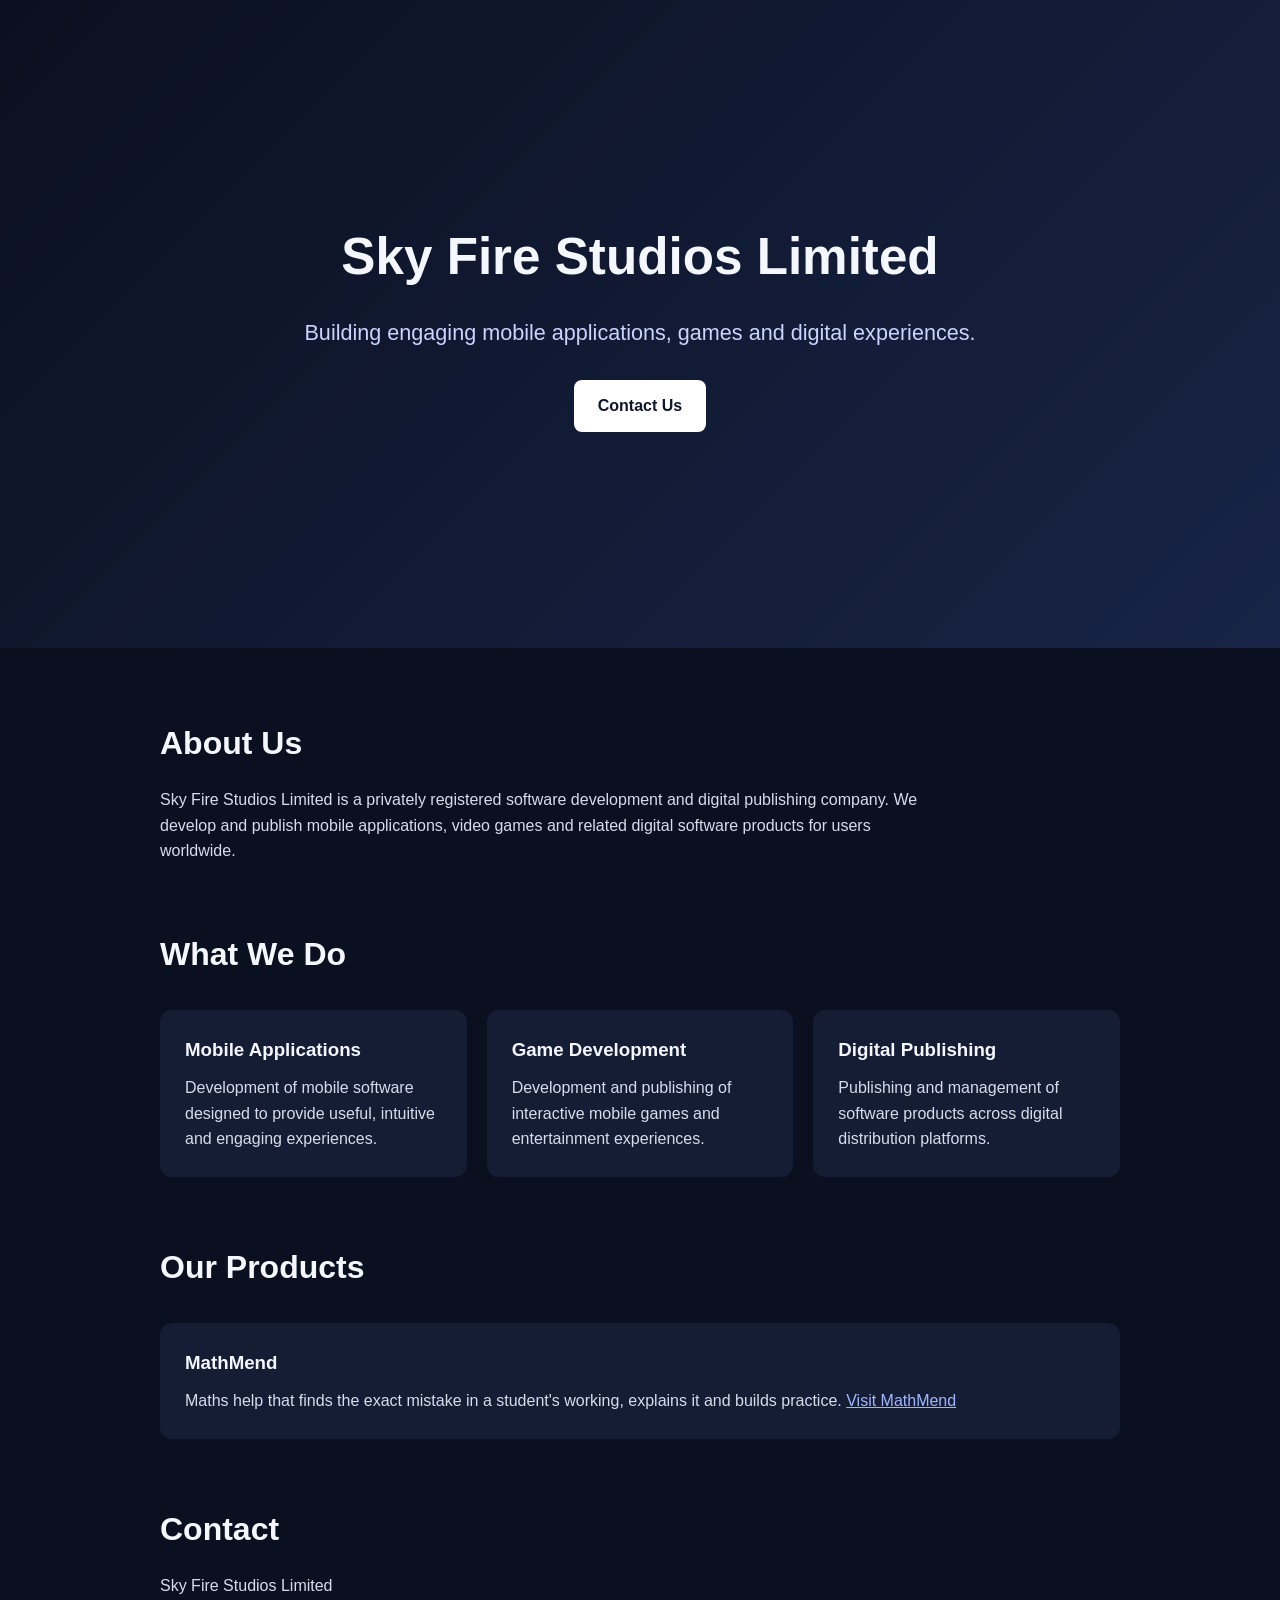
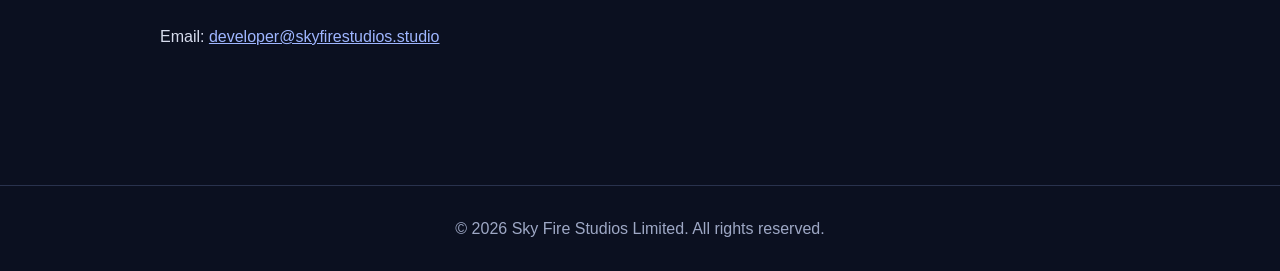
<file: index.html>
<!DOCTYPE html>
<html lang="en">
<head>
  <meta charset="UTF-8">
  <meta name="viewport" content="width=device-width, initial-scale=1.0">

  <title>Sky Fire Studios Limited</title>

  <meta
    name="description"
    content="Sky Fire Studios Limited is a software development and digital publishing company building apps and games for users worldwide."
  >

  <style>
    * {
      box-sizing: border-box;
      margin: 0;
      padding: 0;
    }

    body {
      font-family: Arial, Helvetica, sans-serif;
      background: #0b1020;
      color: #f5f7ff;
      line-height: 1.6;
    }

    header {
      min-height: 72vh;
      display: flex;
      align-items: center;
      justify-content: center;
      text-align: center;
      padding: 60px 20px;
      background: linear-gradient(135deg, #0b1020, #182447);
    }

    .hero {
      max-width: 850px;
    }

    h1 {
      font-size: 3.2rem;
      margin-bottom: 18px;
    }

    .tagline {
      font-size: 1.35rem;
      color: #c9d4ff;
      margin-bottom: 30px;
    }

    .button {
      display: inline-block;
      padding: 13px 24px;
      background: #ffffff;
      color: #10172c;
      text-decoration: none;
      border-radius: 8px;
      font-weight: bold;
    }

    main {
      max-width: 1000px;
      margin: auto;
      padding: 70px 20px;
    }

    section {
      margin-bottom: 65px;
    }

    h2 {
      font-size: 2rem;
      margin-bottom: 18px;
    }

    p {
      color: #d7dcED;
      max-width: 780px;
    }

    .services {
      display: grid;
      grid-template-columns: repeat(auto-fit, minmax(220px, 1fr));
      gap: 20px;
      margin-top: 30px;
    }

    .card {
      background: #151d35;
      padding: 25px;
      border-radius: 12px;
    }

    .card h3 {
      margin-bottom: 10px;
    }

    .contact a {
      color: #9fb6ff;
    }

    footer {
      border-top: 1px solid #29324d;
      padding: 30px 20px;
      text-align: center;
      color: #9ea8c5;
    }

    @media (max-width: 600px) {
      h1 {
        font-size: 2.3rem;
      }
    }
  </style>
</head>

<body>

  <header>
    <div class="hero">
      <h1>Sky Fire Studios Limited</h1>

      <p class="tagline">
        Building engaging mobile applications, games and digital experiences.
      </p>

      <a class="button" href="mailto:developer@skyfirestudios.studio">
        Contact Us
      </a>
    </div>
  </header>

  <main>

    <section>
      <h2>About Us</h2>

      <p>
        Sky Fire Studios Limited is a privately registered software development
        and digital publishing company. We develop and publish mobile
        applications, video games and related digital software products for
        users worldwide.
      </p>
    </section>

    <section>
      <h2>What We Do</h2>

      <div class="services">
        <div class="card">
          <h3>Mobile Applications</h3>
          <p>
            Development of mobile software designed to provide useful,
            intuitive and engaging experiences.
          </p>
        </div>

        <div class="card">
          <h3>Game Development</h3>
          <p>
            Development and publishing of interactive mobile games and
            entertainment experiences.
          </p>
        </div>

        <div class="card">
          <h3>Digital Publishing</h3>
          <p>
            Publishing and management of software products across digital
            distribution platforms.
          </p>
        </div>
      </div>
    </section>

    <section>
      <h2>Our Products</h2>

      <div class="services">
        <div class="card">
          <h3>MathMend</h3>
          <p>
            Maths help that finds the exact mistake in a student's working,
            explains it and builds practice.
            <a href="mathmend/" style="color:#9fb6ff">Visit MathMend</a>
          </p>
        </div>
      </div>
    </section>

    <section class="contact">
      <h2>Contact</h2>

      <p>
        Sky Fire Studios Limited<br><br>

        Email:
        <a href="mailto:developer@skyfirestudios.studio">
          developer@skyfirestudios.studio
        </a>
      </p>
    </section>

  </main>

  <footer>
    © 2026 Sky Fire Studios Limited. All rights reserved.
  </footer>

</body>
</html>
</file>
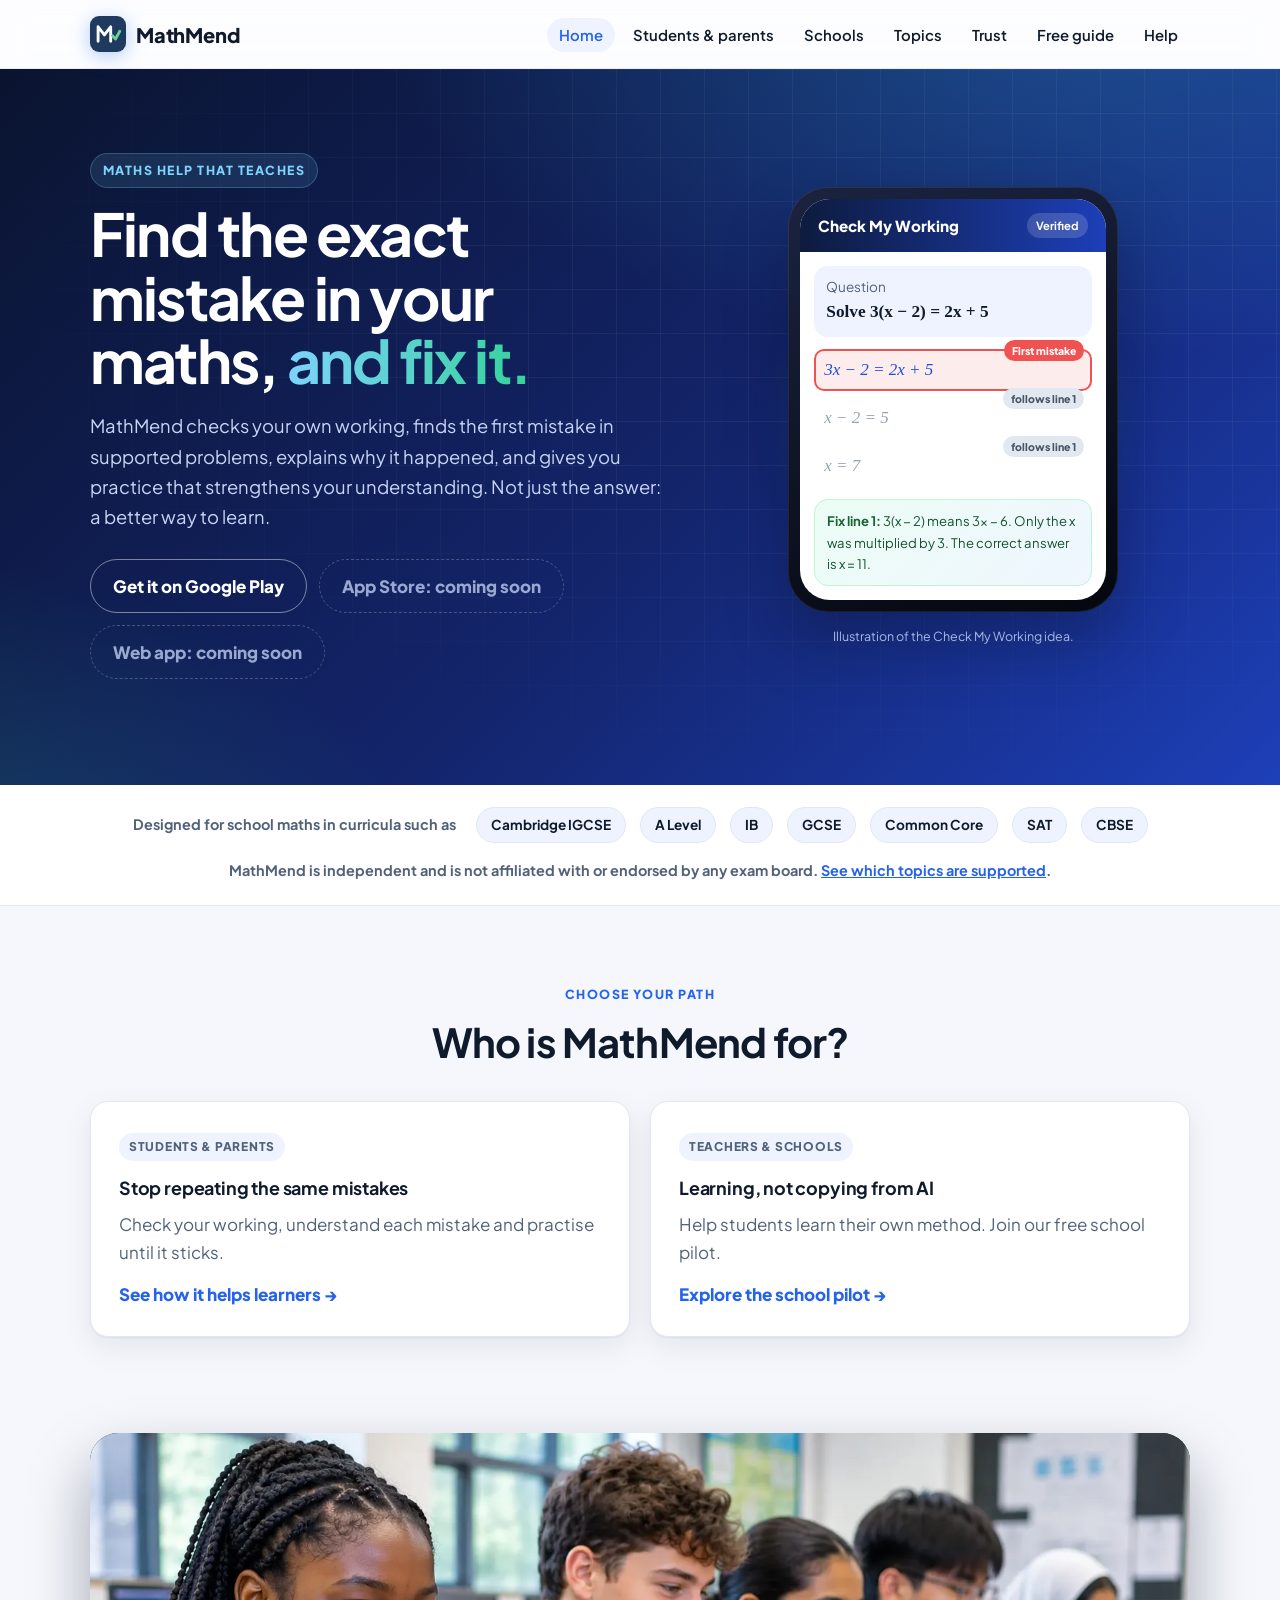
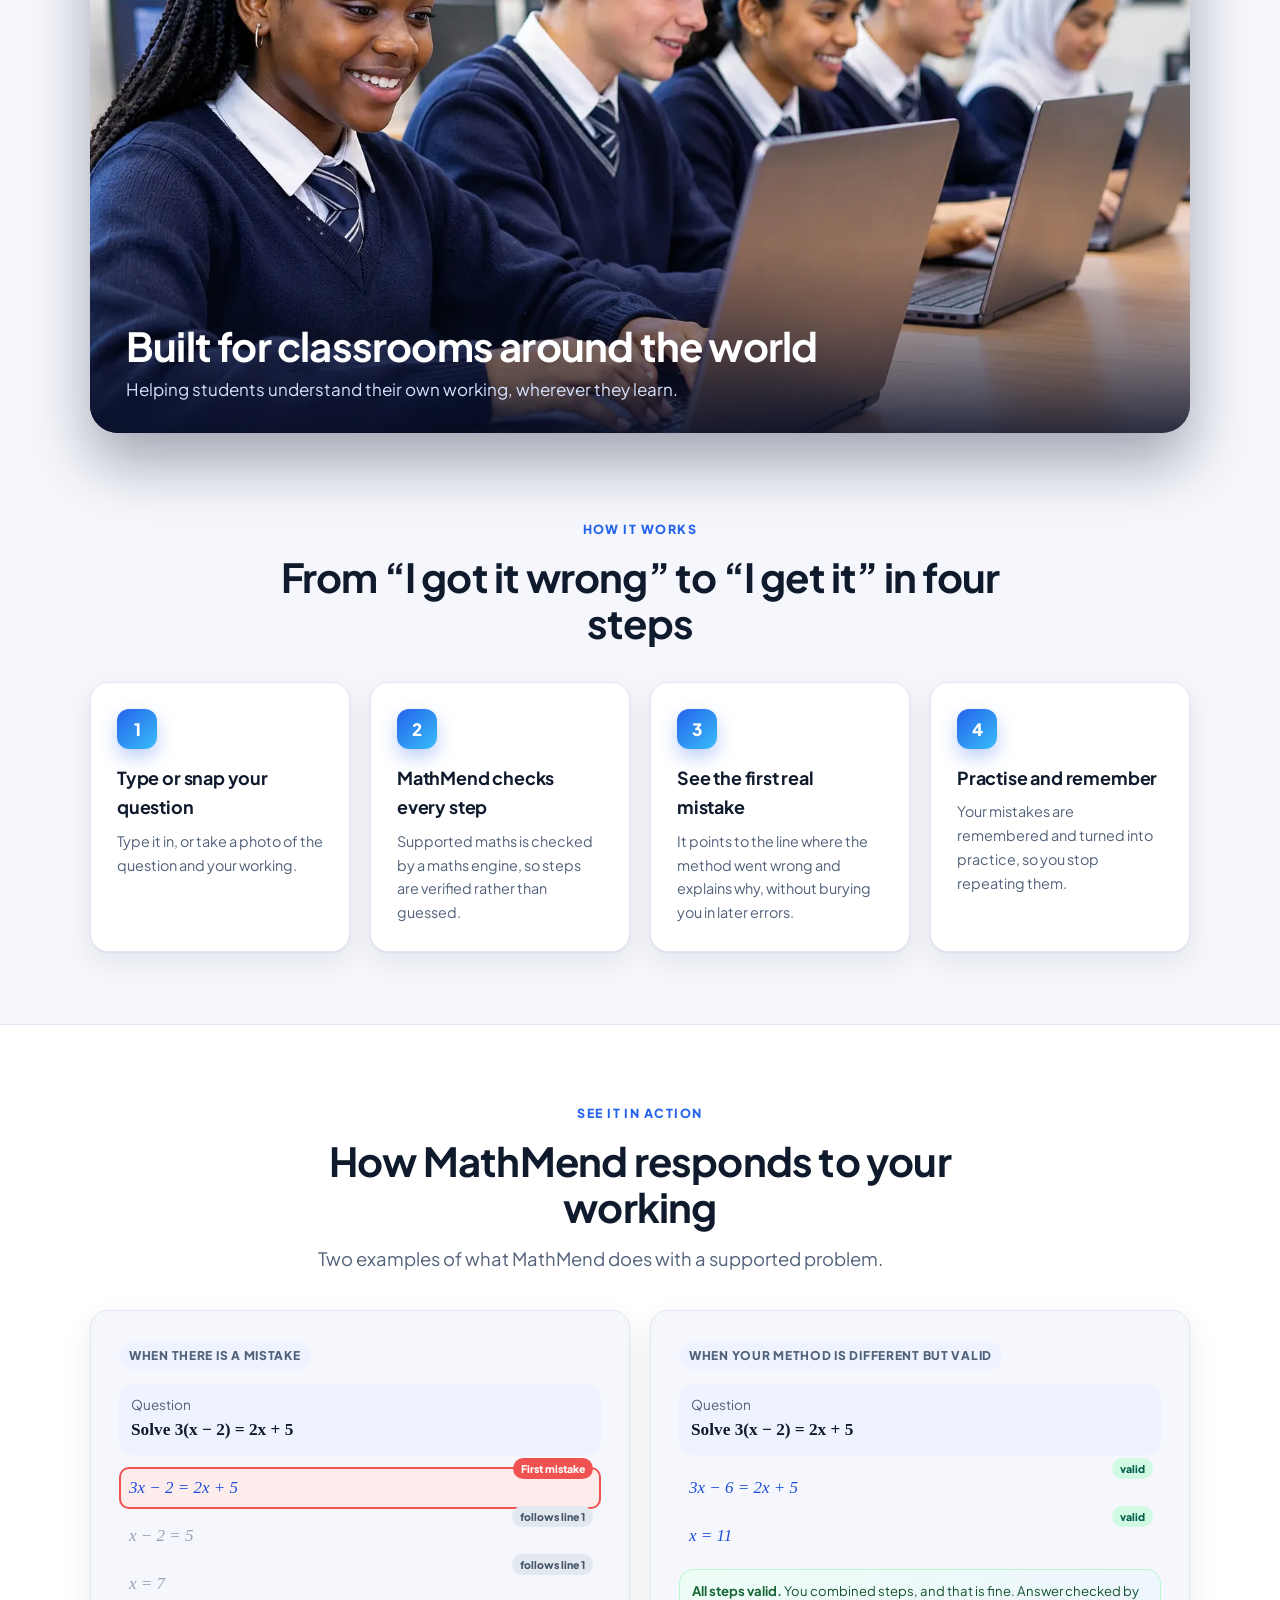
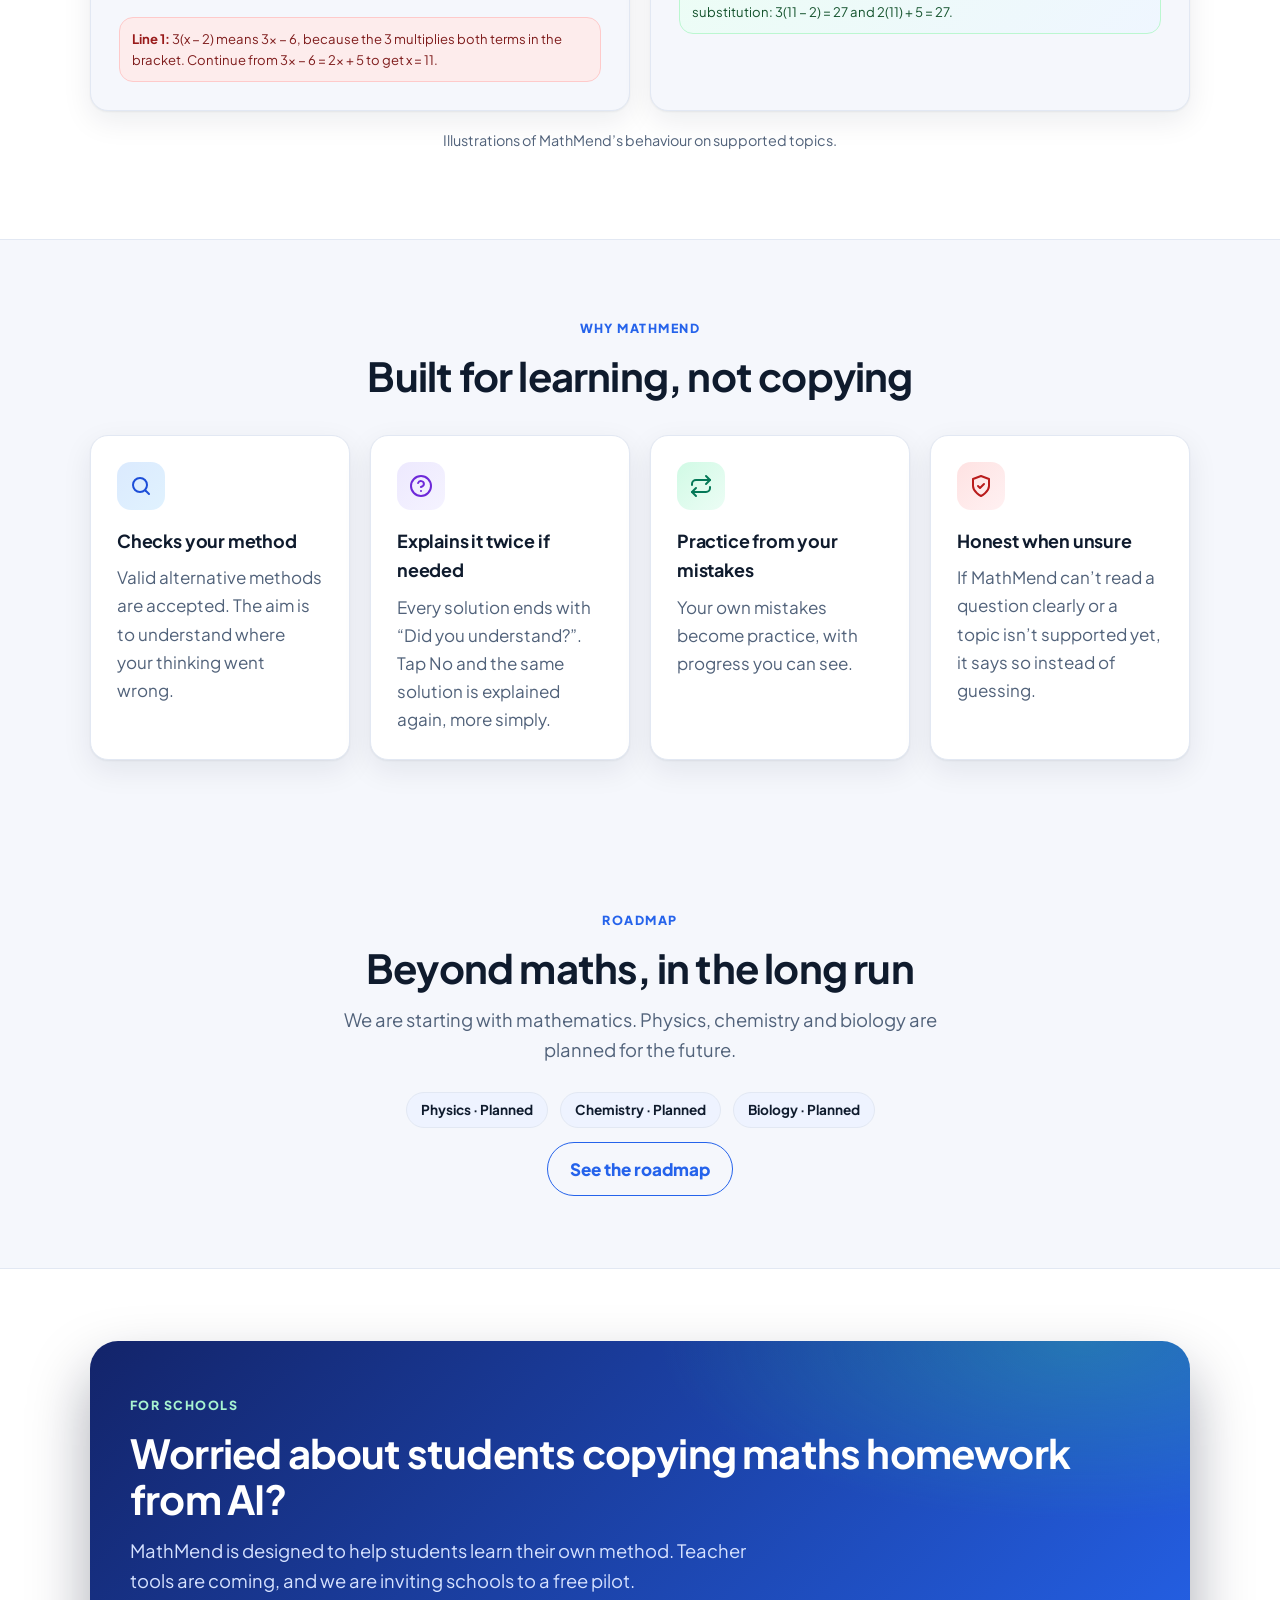
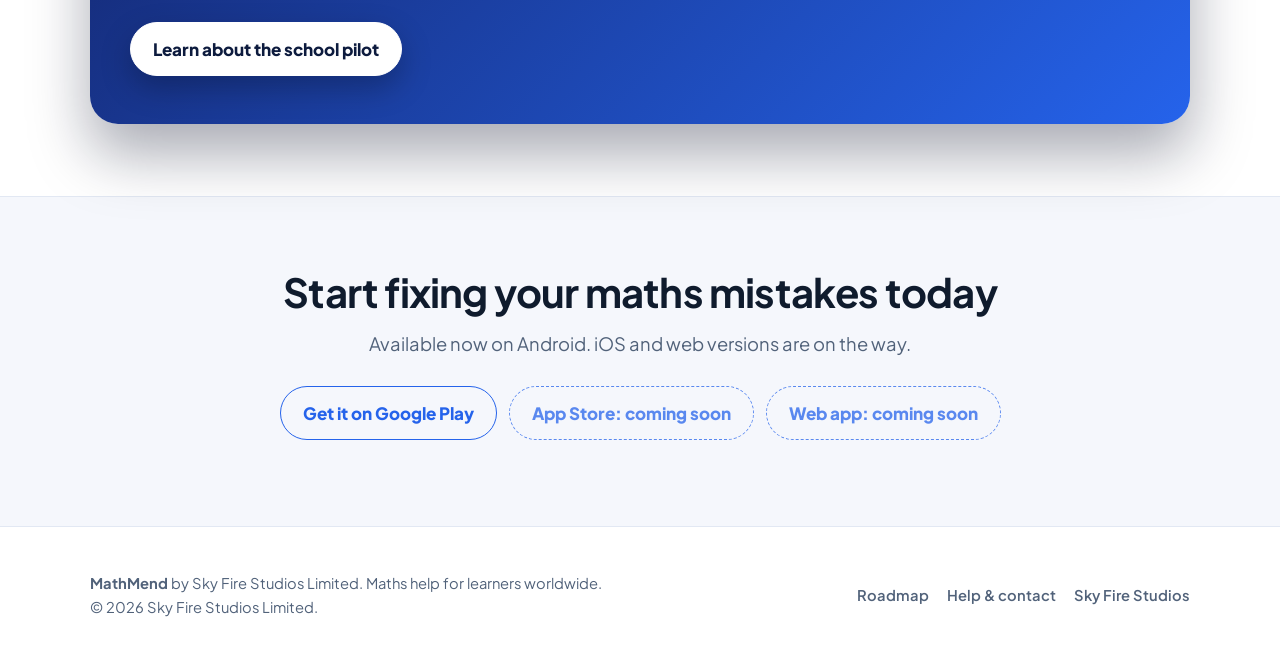
<file: mathmend/index.html>
<!DOCTYPE html>
<html lang="en">
<head>
  <meta charset="UTF-8">
  <meta name="viewport" content="width=device-width, initial-scale=1.0">
  <title>MathMend: find the exact mistake in your maths</title>
  <meta name="description" content="MathMend checks your maths working line by line, finds the first mistake, explains why, and helps you practise.">
  <meta property="og:title" content="MathMend: find the exact mistake in your maths">
  <meta property="og:description" content="MathMend checks your maths working line by line, finds the first mistake, explains why, and helps you practise.">
  <meta property="og:type" content="website">
  <meta property="og:url" content="https://skyfirestudios.studio/mathmend/">
  <link rel="canonical" href="https://skyfirestudios.studio/mathmend/">
  <link rel="icon" href="assets/icon.svg" type="image/svg+xml">
  <meta name="theme-color" content="#0d1b3e">
  <link rel="preconnect" href="https://fonts.googleapis.com">
  <link rel="preconnect" href="https://fonts.gstatic.com" crossorigin>
  <link rel="stylesheet" href="https://fonts.googleapis.com/css2?family=Plus+Jakarta+Sans:wght@400;600;700;800&display=swap">
  <link rel="stylesheet" href="assets/style.css">
</head>
<body>
  <a class="skip" href="#main">Skip to content</a>
  <header class="site-header">
    <div class="wrap">
      <a class="brand" href="index.html"><svg viewBox="0 0 40 40" aria-hidden="true"><rect width="40" height="40" rx="10" fill="#1f3a5f"/><path d="M9 28V12l7 9 7-9v16" fill="none" stroke="#fff" stroke-width="3.2" stroke-linecap="round" stroke-linejoin="round"/><path d="M25 22l3.5 3.5L33 17" fill="none" stroke="#6fcf97" stroke-width="3.2" stroke-linecap="round" stroke-linejoin="round"/></svg><span>MathMend</span></a>
      <button class="nav-toggle" aria-expanded="false" aria-controls="site-menu">Menu</button>
      <ul id="site-menu">
        <li><a href="index.html" aria-current="page">Home</a></li>
        <li><a href="students.html">Students & parents</a></li>
        <li><a href="schools.html">Schools</a></li>
        <li><a href="topics.html">Topics</a></li>
        <li><a href="trust.html">Trust</a></li>
        <li><a href="guide-linear-equations.html">Free guide</a></li>
        <li><a href="support.html">Help</a></li>
      </ul>
    </div>
  </header>
  <main id="main">
    <section class="hero">
      <div class="wrap">
        <div>
          <p class="eyebrow">Maths help that teaches</p>
          <h1>Find the exact mistake in your maths, <span class="grad-text">and fix it.</span></h1>
          <p class="lead">MathMend checks your own working, finds the first mistake in supported problems, explains why it happened, and gives you practice that strengthens your understanding. Not just the answer: a better way to learn.</p>
      <div class="stores">
        <a data-store="android" href="https://play.google.com/store/apps/details?id=com.mathmend.app">Get it on Google Play</a>
        <a data-store="ios" class="is-soon" aria-disabled="true">App Store: coming soon</a>
        <a data-store="web" class="is-soon" aria-disabled="true">Web app: coming soon</a>
      </div>
        </div>
      <div class="phone-stage">
        <div class="phone" role="img" aria-label="Illustration: MathMend marks line 1 of a student's working as the first mistake">
          <div class="screen">
            <div class="bar">Check My Working<span>Verified</span></div>
            <div class="body">
              <div class="q">Question<b>Solve 3(x &minus; 2) = 2x + 5</b></div>
              <div class="line bad">3x &minus; 2 = 2x + 5<span class="tag red">First mistake</span></div>
              <div class="line dim">x &minus; 2 = 5<span class="tag grey">follows line 1</span></div>
              <div class="line dim">x = 7<span class="tag grey">follows line 1</span></div>
              <div class="explain"><b>Fix line 1:</b> 3(x &minus; 2) means 3x &minus; 6. Only the x was multiplied by 3. The correct answer is x = 11.</div>
            </div>
          </div>
        </div>
        <p class="illus">Illustration of the Check My Working idea.</p>
      </div>
      </div>
    </section>

    <div class="strip">
      <div class="wrap">
        <p>Designed for school maths in curricula such as</p>
        <span class="chip">Cambridge IGCSE</span><span class="chip">A Level</span><span class="chip">IB</span><span class="chip">GCSE</span><span class="chip">Common Core</span><span class="chip">SAT</span><span class="chip">CBSE</span>
        <p class="note" style="flex-basis:100%;text-align:center;margin:6px 0 0">MathMend is independent and is not affiliated with or endorsed by any exam board. <a href="topics.html">See which topics are supported</a>.</p>
      </div>
    </div>

    <section>
      <div class="wrap">
        <div class="section-head">
          <p class="eyebrow">Choose your path</p>
          <h2>Who is MathMend for?</h2>
        </div>
        <div class="compare">
          <a class="card path" href="students.html">
            <span class="pill">Students &amp; parents</span>
            <h3 style="margin-top:12px">Stop repeating the same mistakes</h3>
            <p>Check your working, understand each mistake and practise until it sticks.</p>
            <span class="path-cta">See how it helps learners &rarr;</span>
          </a>
          <a class="card path" href="schools.html">
            <span class="pill">Teachers &amp; schools</span>
            <h3 style="margin-top:12px">Learning, not copying from AI</h3>
            <p>Help students learn their own method. Join our free school pilot.</p>
            <span class="path-cta">Explore the school pilot &rarr;</span>
          </a>
        </div>
      </div>
    </section>
    <section class="photo-band">
      <div class="wrap">
        <figure class="photo">
          <img src="assets/classroom-1536.webp" srcset="assets/classroom-800.webp 800w, assets/classroom-1536.webp 1536w" sizes="(max-width: 1180px) 100vw, 1140px" width="1536" height="1024" loading="lazy" alt="Secondary school students from different backgrounds smiling as they work on laptops in a classroom">
          <figcaption>
            <h2>Built for classrooms around the world</h2>
            <p>Helping students understand their own working, wherever they learn.</p>
          </figcaption>
        </figure>
      </div>
    </section>

    <section>
      <div class="wrap">
        <div class="section-head">
          <p class="eyebrow">How it works</p>
          <h2>From &ldquo;I got it wrong&rdquo; to &ldquo;I get it&rdquo; in four steps</h2>
        </div>
        <ol class="steps">
          <li><h3>Type or snap your question</h3><p class="note">Type it in, or take a photo of the question and your working.</p></li>
          <li><h3>MathMend checks every step</h3><p class="note">Supported maths is checked by a maths engine, so steps are verified rather than guessed.</p></li>
          <li><h3>See the first real mistake</h3><p class="note">It points to the line where the method went wrong and explains why, without burying you in later errors.</p></li>
          <li><h3>Practise and remember</h3><p class="note">Your mistakes are remembered and turned into practice, so you stop repeating them.</p></li>
        </ol>
      </div>
    </section>

    <section class="alt">
      <div class="wrap">
        <div class="section-head">
          <p class="eyebrow">See it in action</p>
          <h2>How MathMend responds to your working</h2>
          <p class="lead">Two examples of what MathMend does with a supported problem.</p>
        </div>
        <div class="compare">
          <div class="card">
            <span class="pill">When there is a mistake</span>
            <div class="q" style="margin-top:14px">Question<b>Solve 3(x &minus; 2) = 2x + 5</b></div>
            <div class="line bad">3x &minus; 2 = 2x + 5<span class="tag red">First mistake</span></div>
            <div class="line dim">x &minus; 2 = 5<span class="tag grey">follows line 1</span></div>
            <div class="line dim">x = 7<span class="tag grey">follows line 1</span></div>
            <div class="explain bad"><b>Line 1:</b> 3(x &minus; 2) means 3x &minus; 6, because the 3 multiplies both terms in the bracket. Continue from 3x &minus; 6 = 2x + 5 to get x = 11.</div>
          </div>
          <div class="card">
            <span class="pill">When your method is different but valid</span>
            <div class="q" style="margin-top:14px">Question<b>Solve 3(x &minus; 2) = 2x + 5</b></div>
            <div class="line">3x &minus; 6 = 2x + 5<span class="tag ok">valid</span></div>
            <div class="line">x = 11<span class="tag ok">valid</span></div>
            <div class="explain"><b>All steps valid.</b> You combined steps, and that is fine. Answer checked by substitution: 3(11 &minus; 2) = 27 and 2(11) + 5 = 27.</div>
          </div>
        </div>
        <p class="note center" style="margin-top:18px">Illustrations of MathMend&rsquo;s behaviour on supported topics.</p>
      </div>
    </section>

    <section>
      <div class="wrap">
        <div class="section-head">
          <p class="eyebrow">Why MathMend</p>
          <h2>Built for learning, not copying</h2>
        </div>
        <div class="grid">
          <div class="card"><div class="icon"><svg viewBox="0 0 24 24" fill="none" stroke="currentColor" stroke-width="2" stroke-linecap="round" stroke-linejoin="round" aria-hidden="true"><circle cx="11" cy="11" r="7"/><path d="m20 20-3.5-3.5"/></svg></div><h3>Checks your method</h3><p>Valid alternative methods are accepted. The aim is to understand where your thinking went wrong.</p></div>
          <div class="card"><div class="icon violet"><svg viewBox="0 0 24 24" fill="none" stroke="currentColor" stroke-width="2" stroke-linecap="round" stroke-linejoin="round" aria-hidden="true"><circle cx="12" cy="12" r="10"/><path d="M9.1 9a3 3 0 0 1 5.8 1c0 2-3 3-3 3"/><path d="M12 17h.01"/></svg></div><h3>Explains it twice if needed</h3><p>Every solution ends with &ldquo;Did you understand?&rdquo;. Tap No and the same solution is explained again, more simply.</p></div>
          <div class="card"><div class="icon mint"><svg viewBox="0 0 24 24" fill="none" stroke="currentColor" stroke-width="2" stroke-linecap="round" stroke-linejoin="round" aria-hidden="true"><path d="M17 2l4 4-4 4"/><path d="M3 11v-1a4 4 0 0 1 4-4h14"/><path d="M7 22l-4-4 4-4"/><path d="M21 13v1a4 4 0 0 1-4 4H3"/></svg></div><h3>Practice from your mistakes</h3><p>Your own mistakes become practice, with progress you can see.</p></div>
          <div class="card"><div class="icon coral"><svg viewBox="0 0 24 24" fill="none" stroke="currentColor" stroke-width="2" stroke-linecap="round" stroke-linejoin="round" aria-hidden="true"><path d="M12 22s8-4 8-10V5l-8-3-8 3v7c0 6 8 10 8 10z"/><path d="m9 12 2 2 4-4"/></svg></div><h3>Honest when unsure</h3><p>If MathMend can&rsquo;t read a question clearly or a topic isn&rsquo;t supported yet, it says so instead of guessing.</p></div>
        </div>
      </div>
    </section>

    <section>
      <div class="wrap center">
        <p class="eyebrow">Roadmap</p>
        <h2>Beyond maths, in the long run</h2>
        <p class="lead">We are starting with mathematics. Physics, chemistry and biology are planned for the future.</p>
        <div class="stores" style="justify-content:center">
          <span class="chip">Physics &middot; Planned</span><span class="chip">Chemistry &middot; Planned</span><span class="chip">Biology &middot; Planned</span>
        </div>
        <a class="btn" href="roadmap.html">See the roadmap</a>
      </div>
    </section>

    <section class="alt">
      <div class="wrap">
        <div class="band">
          <p class="eyebrow" style="color:#a7f3d0">For schools</p>
          <h2>Worried about students copying maths homework from AI?</h2>
          <p class="lead">MathMend is designed to help students learn their own method. Teacher tools are coming, and we are inviting schools to a free pilot.</p>
          <a class="btn btn-primary" href="schools.html">Learn about the school pilot</a>
        </div>
      </div>
    </section>

    <section>
      <div class="wrap center">
        <h2>Start fixing your maths mistakes today</h2>
        <p class="lead">Available now on Android. iOS and web versions are on the way.</p>
        <div class="stores" style="justify-content:center">
          <a data-store="android" href="https://play.google.com/store/apps/details?id=com.mathmend.app">Get it on Google Play</a>
          <a data-store="ios" class="is-soon" aria-disabled="true">App Store: coming soon</a>
          <a data-store="web" class="is-soon" aria-disabled="true">Web app: coming soon</a>
        </div>
      </div>
    </section>
  </main>
  <footer class="site-footer">
    <div class="wrap cols">
      <div>
        <strong>MathMend</strong> by Sky Fire Studios Limited. Maths help for learners worldwide.<br>
        &copy; <span id="year">2026</span> Sky Fire Studios Limited.
      </div>
      <ul>
        <li><a href="roadmap.html">Roadmap</a></li>
        <li><a href="support.html">Help &amp; contact</a></li>
        <li><a href="../index.html">Sky Fire Studios</a></li>
      </ul>
    </div>
  </footer>
  <script src="assets/config.js"></script>
  <script src="assets/site.js"></script>
</body>
</html>
</file>
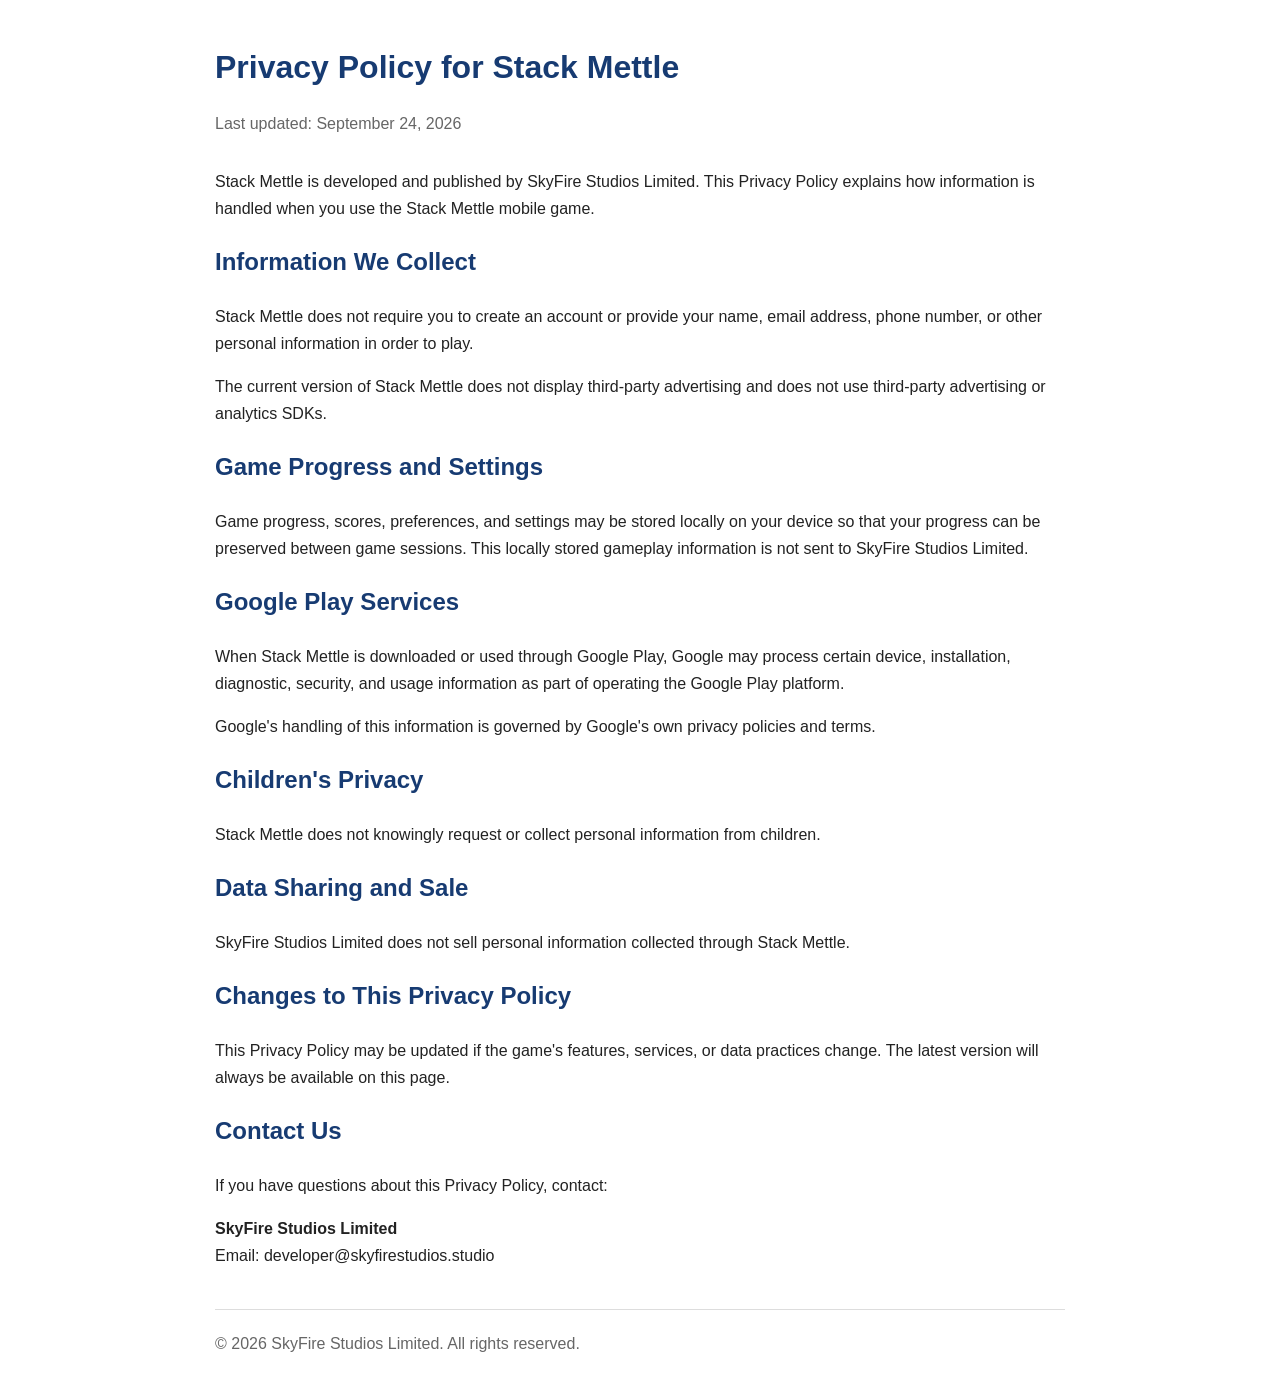
<file: privacy-policy.html>
<!DOCTYPE html>
<html lang="en">
<head>
  <meta charset="UTF-8">
  <meta name="viewport" content="width=device-width, initial-scale=1.0">
  <title>Stack Mettle Privacy Policy</title>

  <style>
    body {
      font-family: Arial, sans-serif;
      max-width: 850px;
      margin: 40px auto;
      padding: 0 20px;
      line-height: 1.7;
      color: #222;
    }

    h1, h2 {
      color: #173b72;
    }

    h1 {
      margin-bottom: 5px;
    }

    .updated {
      color: #666;
      margin-bottom: 30px;
    }

    footer {
      margin-top: 40px;
      padding-top: 20px;
      border-top: 1px solid #ddd;
      color: #666;
    }
  </style>
</head>

<body>

  <h1>Privacy Policy for Stack Mettle</h1>

  <p class="updated">
    Last updated: September 24, 2026
  </p>

  <p>
    Stack Mettle is developed and published by SkyFire Studios Limited.
    This Privacy Policy explains how information is handled when you use
    the Stack Mettle mobile game.
  </p>

  <h2>Information We Collect</h2>

  <p>
    Stack Mettle does not require you to create an account or provide your
    name, email address, phone number, or other personal information in order
    to play.
  </p>

  <p>
    The current version of Stack Mettle does not display third-party
    advertising and does not use third-party advertising or analytics SDKs.
  </p>

  <h2>Game Progress and Settings</h2>

  <p>
    Game progress, scores, preferences, and settings may be stored locally on
    your device so that your progress can be preserved between game sessions.
    This locally stored gameplay information is not sent to SkyFire Studios
    Limited.
  </p>

  <h2>Google Play Services</h2>

  <p>
    When Stack Mettle is downloaded or used through Google Play, Google may
    process certain device, installation, diagnostic, security, and usage
    information as part of operating the Google Play platform.
  </p>

  <p>
    Google's handling of this information is governed by Google's own privacy
    policies and terms.
  </p>

  <h2>Children's Privacy</h2>

  <p>
    Stack Mettle does not knowingly request or collect personal information
    from children.
  </p>

  <h2>Data Sharing and Sale</h2>

  <p>
    SkyFire Studios Limited does not sell personal information collected
    through Stack Mettle.
  </p>

  <h2>Changes to This Privacy Policy</h2>

  <p>
    This Privacy Policy may be updated if the game's features, services, or
    data practices change. The latest version will always be available on
    this page.
  </p>

  <h2>Contact Us</h2>

  <p>
    If you have questions about this Privacy Policy, contact:
  </p>

  <p>
    <strong>SkyFire Studios Limited</strong><br>
    Email: developer@skyfirestudios.studio
  </p>

  <footer>
    © 2026 SkyFire Studios Limited. All rights reserved.
  </footer>

</body>
</html>
</file>
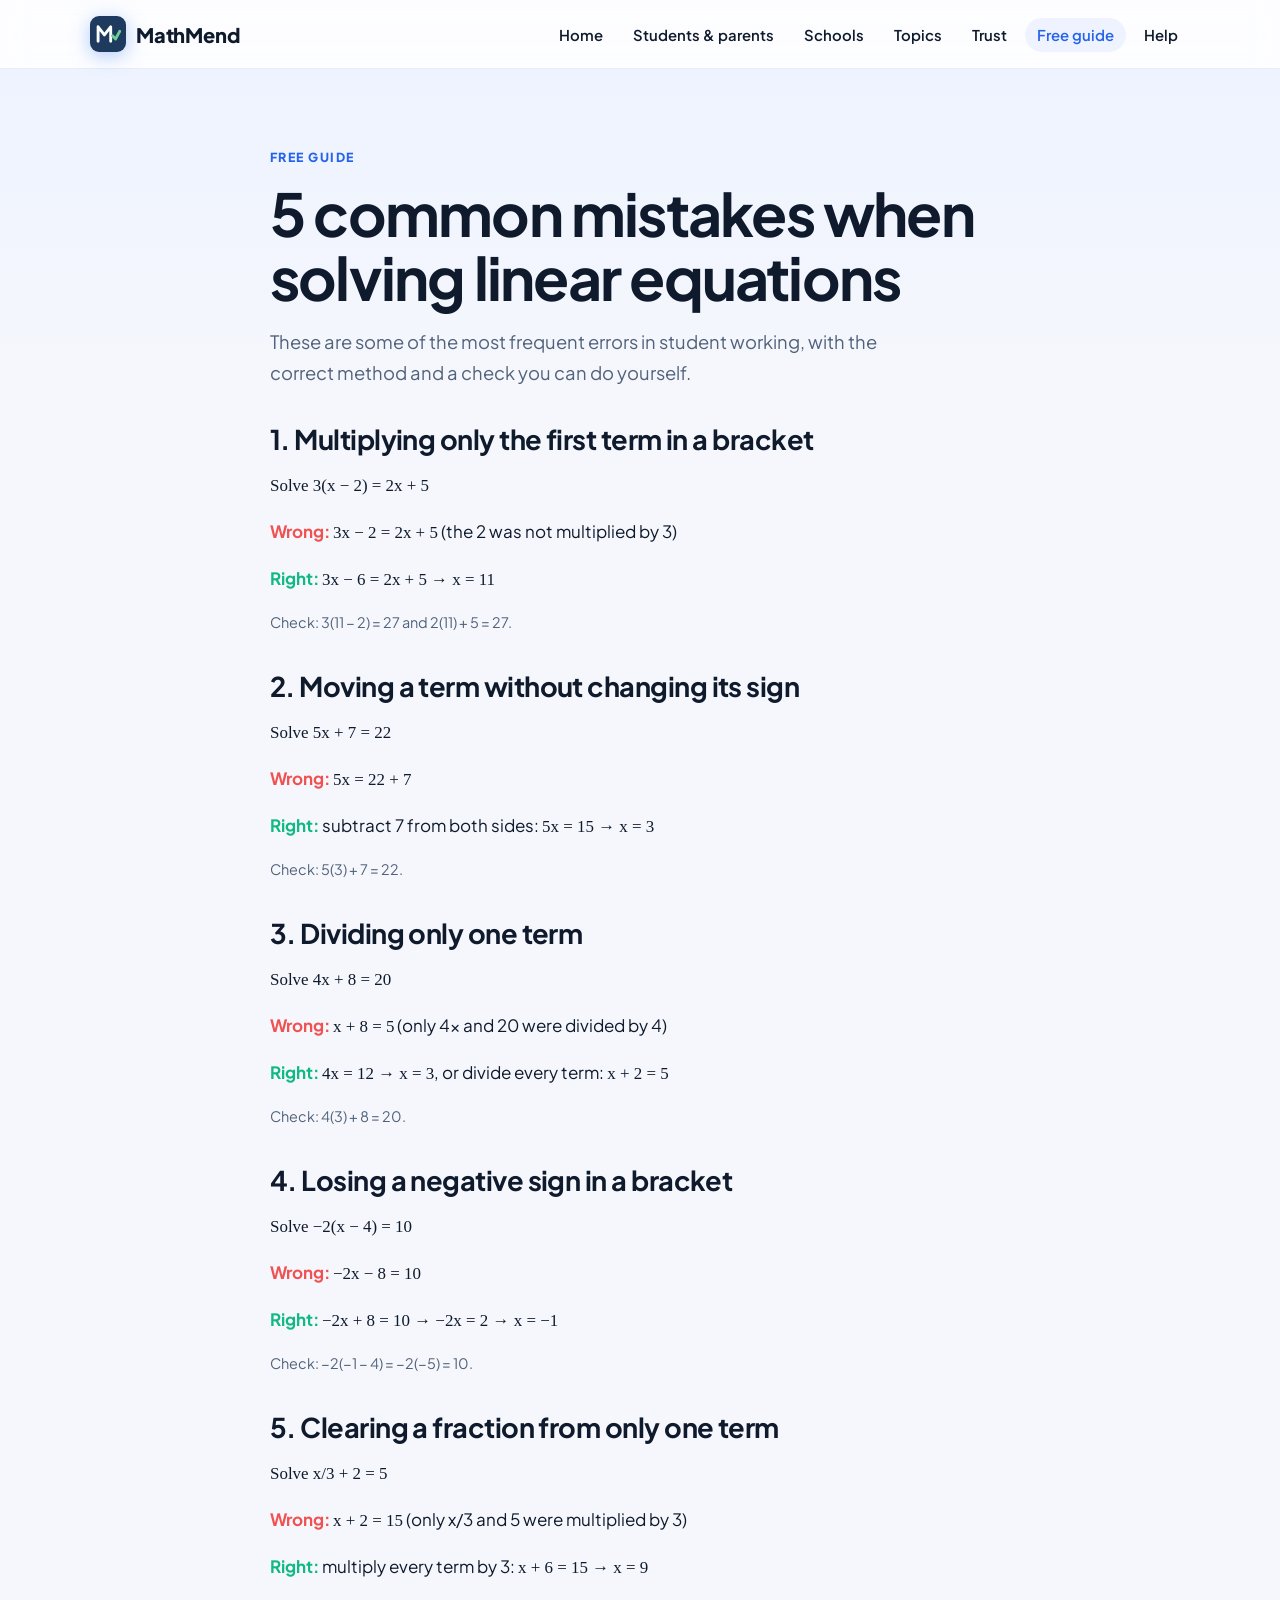
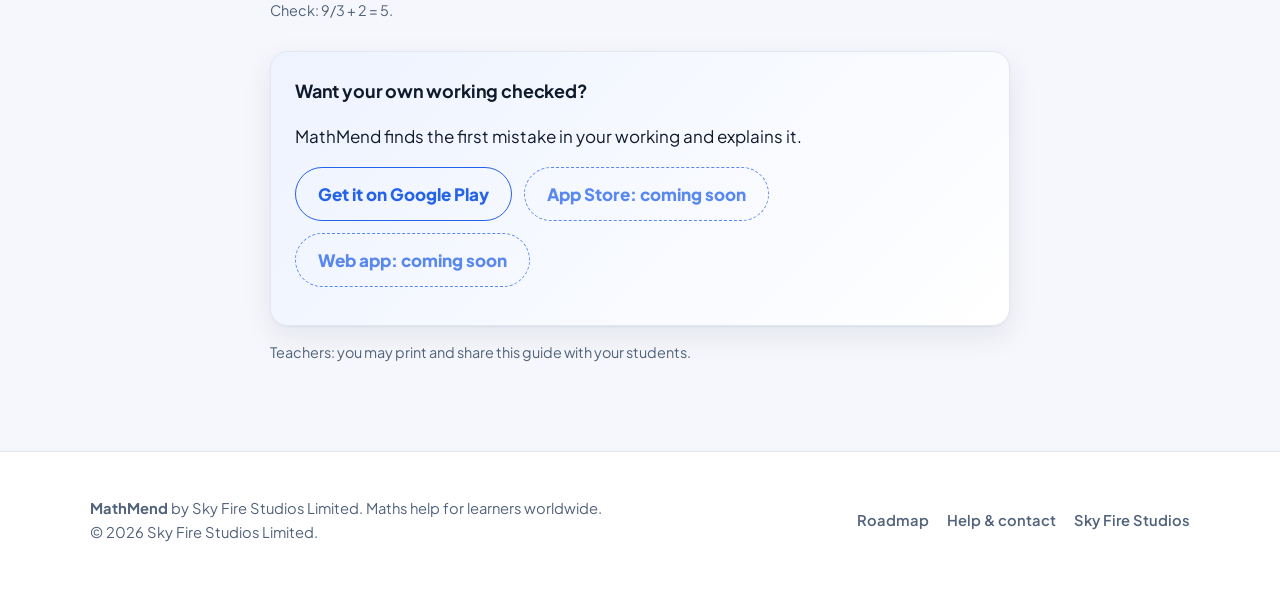
<file: mathmend/guide-linear-equations.html>
<!DOCTYPE html>
<html lang="en">
<head>
  <meta charset="UTF-8">
  <meta name="viewport" content="width=device-width, initial-scale=1.0">
  <title>5 common mistakes when solving linear equations</title>
  <meta name="description" content="Free guide: five frequent linear-equation mistakes, with the correct method and a check.">
  <meta property="og:title" content="5 common mistakes when solving linear equations">
  <meta property="og:description" content="Free guide: five frequent linear-equation mistakes, with the correct method and a check.">
  <meta property="og:type" content="website">
  <meta property="og:url" content="https://skyfirestudios.studio/mathmend/guide-linear-equations.html">
  <link rel="canonical" href="https://skyfirestudios.studio/mathmend/guide-linear-equations.html">
  <link rel="icon" href="assets/icon.svg" type="image/svg+xml">
  <meta name="theme-color" content="#0d1b3e">
  <link rel="preconnect" href="https://fonts.googleapis.com">
  <link rel="preconnect" href="https://fonts.gstatic.com" crossorigin>
  <link rel="stylesheet" href="https://fonts.googleapis.com/css2?family=Plus+Jakarta+Sans:wght@400;600;700;800&display=swap">
  <link rel="stylesheet" href="assets/style.css">
</head>
<body>
  <a class="skip" href="#main">Skip to content</a>
  <header class="site-header">
    <div class="wrap">
      <a class="brand" href="index.html"><svg viewBox="0 0 40 40" aria-hidden="true"><rect width="40" height="40" rx="10" fill="#1f3a5f"/><path d="M9 28V12l7 9 7-9v16" fill="none" stroke="#fff" stroke-width="3.2" stroke-linecap="round" stroke-linejoin="round"/><path d="M25 22l3.5 3.5L33 17" fill="none" stroke="#6fcf97" stroke-width="3.2" stroke-linecap="round" stroke-linejoin="round"/></svg><span>MathMend</span></a>
      <button class="nav-toggle" aria-expanded="false" aria-controls="site-menu">Menu</button>
      <ul id="site-menu">
        <li><a href="index.html">Home</a></li>
        <li><a href="students.html">Students & parents</a></li>
        <li><a href="schools.html">Schools</a></li>
        <li><a href="topics.html">Topics</a></li>
        <li><a href="trust.html">Trust</a></li>
        <li><a href="guide-linear-equations.html" aria-current="page">Free guide</a></li>
        <li><a href="support.html">Help</a></li>
      </ul>
    </div>
  </header>
  <main id="main">
    <section>
      <div class="wrap prose">
        <p class="eyebrow">Free guide</p>
        <h1>5 common mistakes when solving linear equations</h1>
        <p class="lead">These are some of the most frequent errors in student working, with the correct method and a check you can do yourself.</p>

        <h2>1. Multiplying only the first term in a bracket</h2>
        <p class="math">Solve 3(x &minus; 2) = 2x + 5</p>
        <p><span class="wrong">Wrong:</span> <span class="math">3x &minus; 2 = 2x + 5</span> (the 2 was not multiplied by 3)</p>
        <p><span class="right">Right:</span> <span class="math">3x &minus; 6 = 2x + 5 &rarr; x = 11</span></p>
        <p class="note">Check: 3(11 &minus; 2) = 27 and 2(11) + 5 = 27.</p>

        <h2>2. Moving a term without changing its sign</h2>
        <p class="math">Solve 5x + 7 = 22</p>
        <p><span class="wrong">Wrong:</span> <span class="math">5x = 22 + 7</span></p>
        <p><span class="right">Right:</span> subtract 7 from both sides: <span class="math">5x = 15 &rarr; x = 3</span></p>
        <p class="note">Check: 5(3) + 7 = 22.</p>

        <h2>3. Dividing only one term</h2>
        <p class="math">Solve 4x + 8 = 20</p>
        <p><span class="wrong">Wrong:</span> <span class="math">x + 8 = 5</span> (only 4x and 20 were divided by 4)</p>
        <p><span class="right">Right:</span> <span class="math">4x = 12 &rarr; x = 3</span>, or divide every term: <span class="math">x + 2 = 5</span></p>
        <p class="note">Check: 4(3) + 8 = 20.</p>

        <h2>4. Losing a negative sign in a bracket</h2>
        <p class="math">Solve &minus;2(x &minus; 4) = 10</p>
        <p><span class="wrong">Wrong:</span> <span class="math">&minus;2x &minus; 8 = 10</span></p>
        <p><span class="right">Right:</span> <span class="math">&minus;2x + 8 = 10 &rarr; &minus;2x = 2 &rarr; x = &minus;1</span></p>
        <p class="note">Check: &minus;2(&minus;1 &minus; 4) = &minus;2(&minus;5) = 10.</p>

        <h2>5. Clearing a fraction from only one term</h2>
        <p class="math">Solve x/3 + 2 = 5</p>
        <p><span class="wrong">Wrong:</span> <span class="math">x + 2 = 15</span> (only x/3 and 5 were multiplied by 3)</p>
        <p><span class="right">Right:</span> multiply every term by 3: <span class="math">x + 6 = 15 &rarr; x = 9</span></p>
        <p class="note">Check: 9/3 + 2 = 5.</p>

        <div class="callout">
          <h3>Want your own working checked?</h3>
          <p>MathMend finds the first mistake in your working and explains it.</p>
          <div class="stores">
            <a data-store="android" href="https://play.google.com/store/apps/details?id=com.mathmend.app">Get it on Google Play</a>
            <a data-store="ios" class="is-soon" aria-disabled="true">App Store: coming soon</a>
            <a data-store="web" class="is-soon" aria-disabled="true">Web app: coming soon</a>
          </div>
        </div>
        <p class="note">Teachers: you may print and share this guide with your students.</p>
      </div>
    </section>
  </main>
  <footer class="site-footer">
    <div class="wrap cols">
      <div>
        <strong>MathMend</strong> by Sky Fire Studios Limited. Maths help for learners worldwide.<br>
        &copy; <span id="year">2026</span> Sky Fire Studios Limited.
      </div>
      <ul>
        <li><a href="roadmap.html">Roadmap</a></li>
        <li><a href="support.html">Help &amp; contact</a></li>
        <li><a href="../index.html">Sky Fire Studios</a></li>
      </ul>
    </div>
  </footer>
  <script src="assets/config.js"></script>
  <script src="assets/site.js"></script>
</body>
</html>
</file>
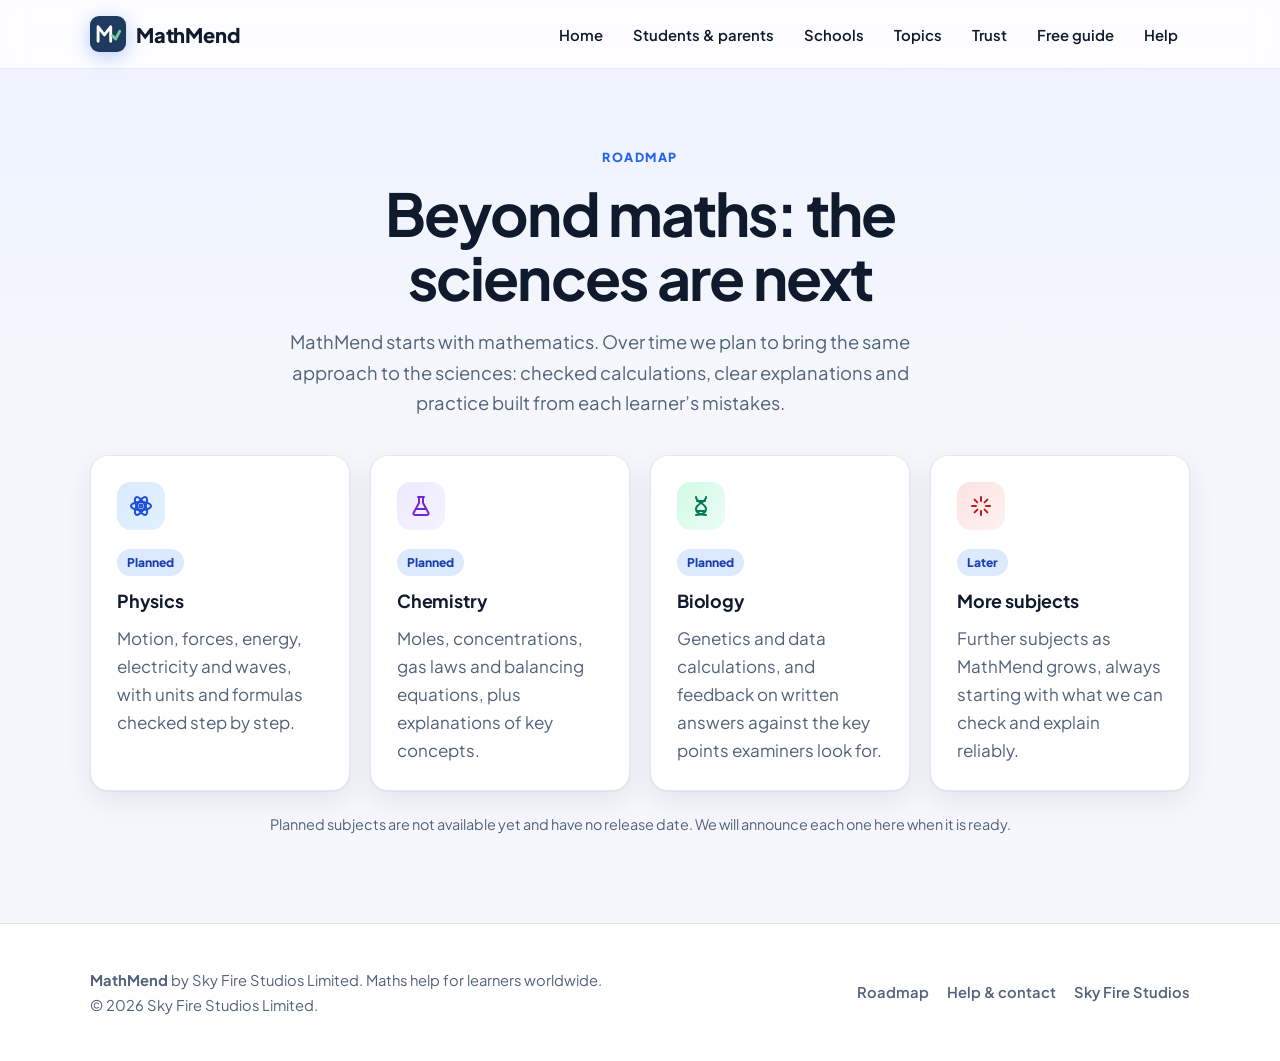
<file: mathmend/roadmap.html>
<!DOCTYPE html>
<html lang="en">
<head>
  <meta charset="UTF-8">
  <meta name="viewport" content="width=device-width, initial-scale=1.0">
  <title>MathMend roadmap: beyond maths</title>
  <meta name="description" content="MathMend starts with mathematics. Physics, chemistry and biology are planned for the future.">
  <meta property="og:title" content="MathMend roadmap: beyond maths">
  <meta property="og:description" content="MathMend starts with mathematics. Physics, chemistry and biology are planned for the future.">
  <meta property="og:type" content="website">
  <meta property="og:url" content="https://skyfirestudios.studio/mathmend/roadmap.html">
  <link rel="canonical" href="https://skyfirestudios.studio/mathmend/roadmap.html">
  <link rel="icon" href="assets/icon.svg" type="image/svg+xml">
  <meta name="theme-color" content="#0d1b3e">
  <link rel="preconnect" href="https://fonts.googleapis.com">
  <link rel="preconnect" href="https://fonts.gstatic.com" crossorigin>
  <link rel="stylesheet" href="https://fonts.googleapis.com/css2?family=Plus+Jakarta+Sans:wght@400;600;700;800&display=swap">
  <link rel="stylesheet" href="assets/style.css">
</head>
<body>
  <a class="skip" href="#main">Skip to content</a>
  <header class="site-header">
    <div class="wrap">
      <a class="brand" href="index.html"><svg viewBox="0 0 40 40" aria-hidden="true"><rect width="40" height="40" rx="10" fill="#1f3a5f"/><path d="M9 28V12l7 9 7-9v16" fill="none" stroke="#fff" stroke-width="3.2" stroke-linecap="round" stroke-linejoin="round"/><path d="M25 22l3.5 3.5L33 17" fill="none" stroke="#6fcf97" stroke-width="3.2" stroke-linecap="round" stroke-linejoin="round"/></svg><span>MathMend</span></a>
      <button class="nav-toggle" aria-expanded="false" aria-controls="site-menu">Menu</button>
      <ul id="site-menu">
        <li><a href="index.html">Home</a></li>
        <li><a href="students.html">Students & parents</a></li>
        <li><a href="schools.html">Schools</a></li>
        <li><a href="topics.html">Topics</a></li>
        <li><a href="trust.html">Trust</a></li>
        <li><a href="guide-linear-equations.html">Free guide</a></li>
        <li><a href="support.html">Help</a></li>
      </ul>
    </div>
  </header>
  <main id="main">
    <section>
      <div class="wrap">
        <div class="section-head">
          <p class="eyebrow">Roadmap</p>
          <h1>Beyond maths: the sciences are next</h1>
          <p class="lead">MathMend starts with mathematics. Over time we plan to bring the same approach to the sciences: checked calculations, clear explanations and practice built from each learner&rsquo;s mistakes.</p>
        </div>
        <div class="grid">
          <div class="card"><div class="icon"><svg viewBox="0 0 24 24" fill="none" stroke="currentColor" stroke-width="2" stroke-linecap="round" stroke-linejoin="round" aria-hidden="true"><circle cx="12" cy="12" r="1.5"/><ellipse cx="12" cy="12" rx="10" ry="4"/><ellipse cx="12" cy="12" rx="10" ry="4" transform="rotate(60 12 12)"/><ellipse cx="12" cy="12" rx="10" ry="4" transform="rotate(120 12 12)"/></svg></div><span class="badge part">Planned</span><h3 style="margin-top:10px">Physics</h3><p>Motion, forces, energy, electricity and waves, with units and formulas checked step by step.</p></div>
          <div class="card"><div class="icon violet"><svg viewBox="0 0 24 24" fill="none" stroke="currentColor" stroke-width="2" stroke-linecap="round" stroke-linejoin="round" aria-hidden="true"><path d="M9 3h6"/><path d="M10 3v6L4.5 19a1.5 1.5 0 0 0 1.3 2h12.4a1.5 1.5 0 0 0 1.3-2L14 9V3"/><path d="M7 15h10"/></svg></div><span class="badge part">Planned</span><h3 style="margin-top:10px">Chemistry</h3><p>Moles, concentrations, gas laws and balancing equations, plus explanations of key concepts.</p></div>
          <div class="card"><div class="icon mint"><svg viewBox="0 0 24 24" fill="none" stroke="currentColor" stroke-width="2" stroke-linecap="round" stroke-linejoin="round" aria-hidden="true"><path d="M7 3c0 6 10 6 10 12s-10 6-10 6"/><path d="M17 3c0 6-10 6-10 12s10 6 10 6"/><path d="M8 7h8"/><path d="M8 17h8"/></svg></div><span class="badge part">Planned</span><h3 style="margin-top:10px">Biology</h3><p>Genetics and data calculations, and feedback on written answers against the key points examiners look for.</p></div>
          <div class="card"><div class="icon coral"><svg viewBox="0 0 24 24" fill="none" stroke="currentColor" stroke-width="2" stroke-linecap="round" stroke-linejoin="round" aria-hidden="true"><path d="M12 3v4"/><path d="M12 17v4"/><path d="M3 12h4"/><path d="M17 12h4"/><path d="m5.6 5.6 2.8 2.8"/><path d="m15.6 15.6 2.8 2.8"/><path d="m5.6 18.4 2.8-2.8"/><path d="m15.6 8.4 2.8-2.8"/></svg></div><span class="badge part">Later</span><h3 style="margin-top:10px">More subjects</h3><p>Further subjects as MathMend grows, always starting with what we can check and explain reliably.</p></div>
        </div>
        <p class="note center" style="margin-top:22px">Planned subjects are not available yet and have no release date. We will announce each one here when it is ready.</p>
      </div>
    </section>
  </main>
  <footer class="site-footer">
    <div class="wrap cols">
      <div>
        <strong>MathMend</strong> by Sky Fire Studios Limited. Maths help for learners worldwide.<br>
        &copy; <span id="year">2026</span> Sky Fire Studios Limited.
      </div>
      <ul>
        <li><a href="roadmap.html">Roadmap</a></li>
        <li><a href="support.html">Help &amp; contact</a></li>
        <li><a href="../index.html">Sky Fire Studios</a></li>
      </ul>
    </div>
  </footer>
  <script src="assets/config.js"></script>
  <script src="assets/site.js"></script>
</body>
</html>
</file>
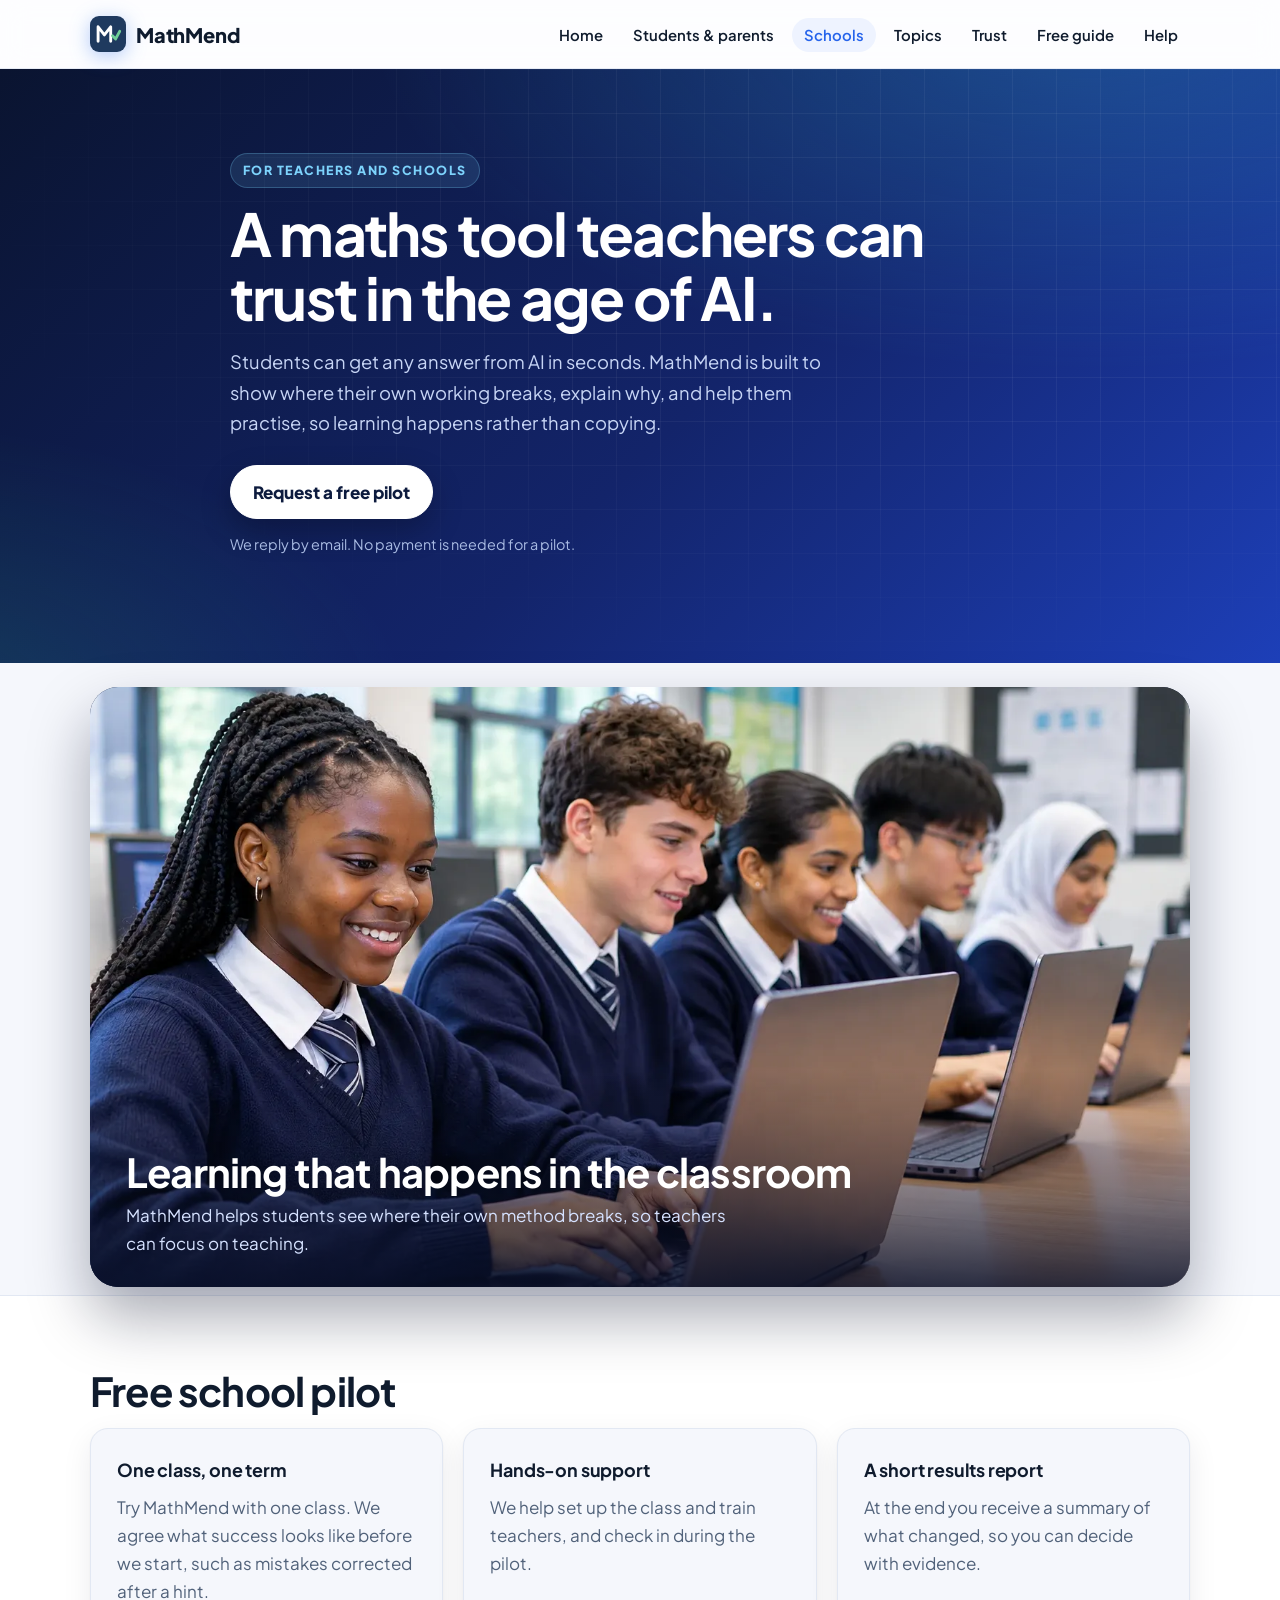
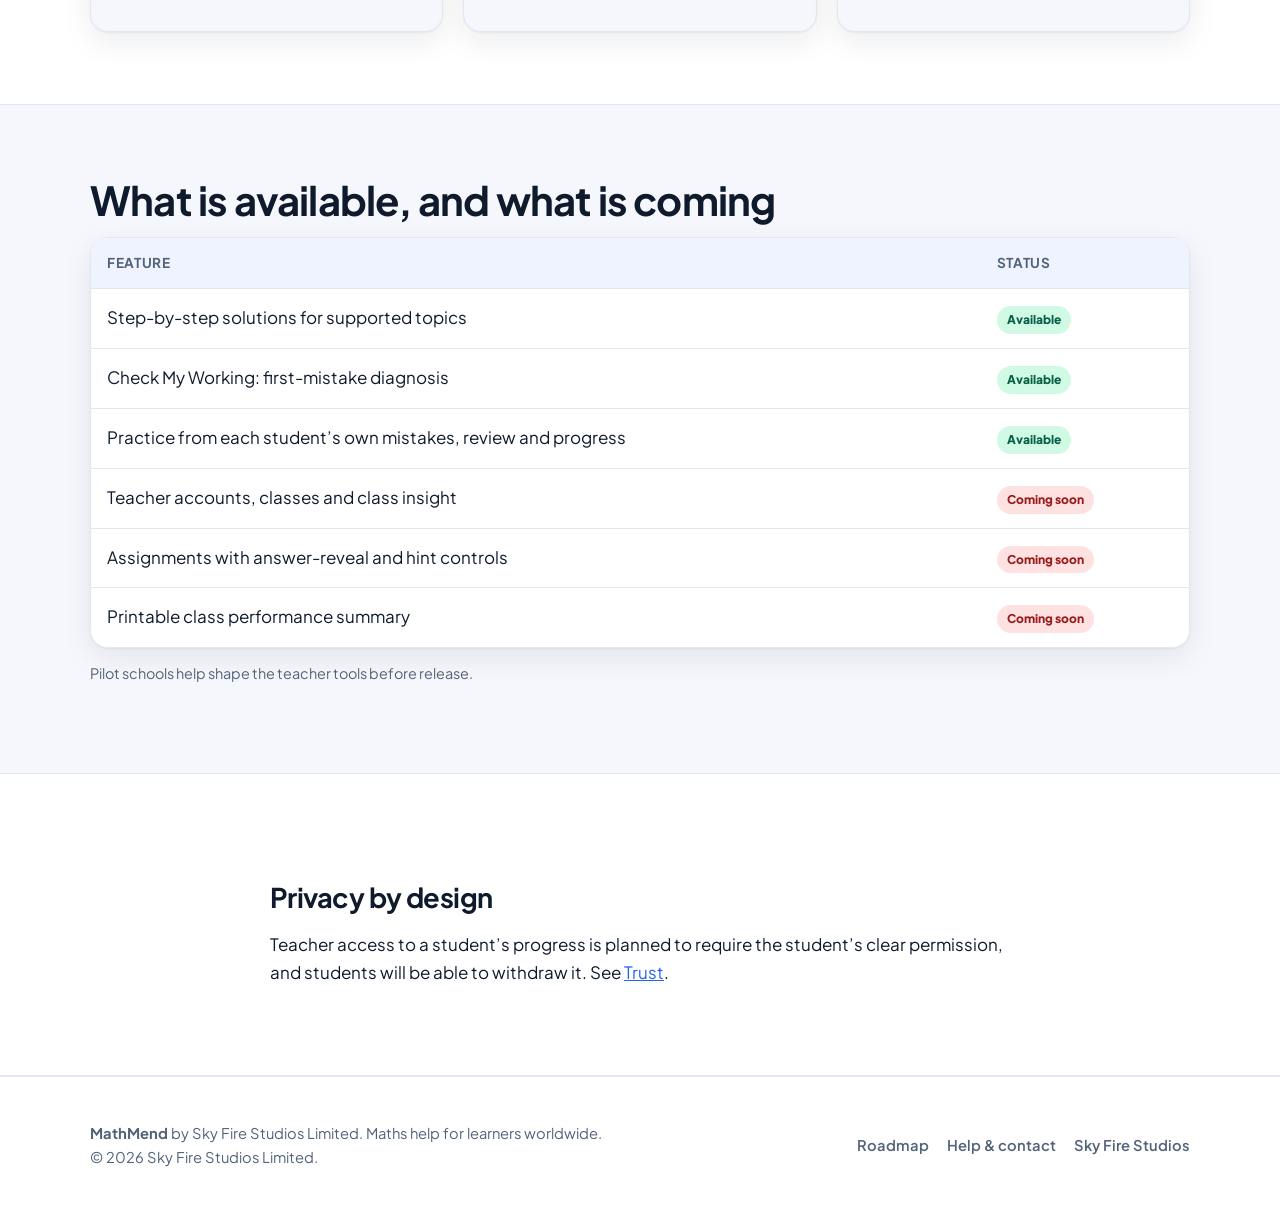
<file: mathmend/schools.html>
<!DOCTYPE html>
<html lang="en">
<head>
  <meta charset="UTF-8">
  <meta name="viewport" content="width=device-width, initial-scale=1.0">
  <title>MathMend for schools: free pilot</title>
  <meta name="description" content="A maths tool teachers can trust in the age of AI. Request a free one-class pilot.">
  <meta property="og:title" content="MathMend for schools: free pilot">
  <meta property="og:description" content="A maths tool teachers can trust in the age of AI. Request a free one-class pilot.">
  <meta property="og:type" content="website">
  <meta property="og:url" content="https://skyfirestudios.studio/mathmend/schools.html">
  <link rel="canonical" href="https://skyfirestudios.studio/mathmend/schools.html">
  <link rel="icon" href="assets/icon.svg" type="image/svg+xml">
  <meta name="theme-color" content="#0d1b3e">
  <link rel="preconnect" href="https://fonts.googleapis.com">
  <link rel="preconnect" href="https://fonts.gstatic.com" crossorigin>
  <link rel="stylesheet" href="https://fonts.googleapis.com/css2?family=Plus+Jakarta+Sans:wght@400;600;700;800&display=swap">
  <link rel="stylesheet" href="assets/style.css">
</head>
<body>
  <a class="skip" href="#main">Skip to content</a>
  <header class="site-header">
    <div class="wrap">
      <a class="brand" href="index.html"><svg viewBox="0 0 40 40" aria-hidden="true"><rect width="40" height="40" rx="10" fill="#1f3a5f"/><path d="M9 28V12l7 9 7-9v16" fill="none" stroke="#fff" stroke-width="3.2" stroke-linecap="round" stroke-linejoin="round"/><path d="M25 22l3.5 3.5L33 17" fill="none" stroke="#6fcf97" stroke-width="3.2" stroke-linecap="round" stroke-linejoin="round"/></svg><span>MathMend</span></a>
      <button class="nav-toggle" aria-expanded="false" aria-controls="site-menu">Menu</button>
      <ul id="site-menu">
        <li><a href="index.html">Home</a></li>
        <li><a href="students.html">Students & parents</a></li>
        <li><a href="schools.html" aria-current="page">Schools</a></li>
        <li><a href="topics.html">Topics</a></li>
        <li><a href="trust.html">Trust</a></li>
        <li><a href="guide-linear-equations.html">Free guide</a></li>
        <li><a href="support.html">Help</a></li>
      </ul>
    </div>
  </header>
  <main id="main">
    <section class="hero solo">
      <div class="wrap">
        <div>
          <p class="eyebrow">For teachers and schools</p>
          <h1>A maths tool teachers can trust in the age of AI.</h1>
          <p class="lead">Students can get any answer from AI in seconds. MathMend is built to show where their own working breaks, explain why, and help them practise, so learning happens rather than copying.</p>
          <a class="btn btn-primary" data-mail data-subject="MathMend school pilot request" data-body="School name:&#10;City and country:&#10;Curriculum (for example IGCSE, IB, GCSE, Common Core, CBSE or your national curriculum):&#10;Grades or forms:&#10;Number of maths students:&#10;Your name and role:&#10;Phone or WhatsApp:&#10;">Request a free pilot</a>
          <p class="note">We reply by email. No payment is needed for a pilot.</p>
        </div>
      </div>
    </section>
    <section class="photo-band">
      <div class="wrap">
        <figure class="photo">
          <img src="assets/classroom-1536.webp" srcset="assets/classroom-800.webp 800w, assets/classroom-1536.webp 1536w" sizes="(max-width: 1180px) 100vw, 1140px" width="1536" height="1024" loading="eager" alt="Secondary school students from different backgrounds smiling as they work on laptops in a classroom">
          <figcaption>
            <h2>Learning that happens in the classroom</h2>
            <p>MathMend helps students see where their own method breaks, so teachers can focus on teaching.</p>
          </figcaption>
        </figure>
      </div>
    </section>

    <section class="alt">
      <div class="wrap">
        <h2>Free school pilot</h2>
        <div class="grid">
          <div class="card"><h3>One class, one term</h3><p>Try MathMend with one class. We agree what success looks like before we start, such as mistakes corrected after a hint.</p></div>
          <div class="card"><h3>Hands-on support</h3><p>We help set up the class and train teachers, and check in during the pilot.</p></div>
          <div class="card"><h3>A short results report</h3><p>At the end you receive a summary of what changed, so you can decide with evidence.</p></div>
        </div>
      </div>
    </section>

    <section>
      <div class="wrap">
        <h2>What is available, and what is coming</h2>
        <div class="table-wrap">
          <table>
            <thead><tr><th>Feature</th><th>Status</th></tr></thead>
            <tbody>
              <tr><td>Step-by-step solutions for supported topics</td><td><span class="badge ok">Available</span></td></tr>
              <tr><td>Check My Working: first-mistake diagnosis</td><td><span class="badge ok">Available</span></td></tr>
              <tr><td>Practice from each student&rsquo;s own mistakes, review and progress</td><td><span class="badge ok">Available</span></td></tr>
              <tr><td>Teacher accounts, classes and class insight</td><td><span class="badge soon">Coming soon</span></td></tr>
              <tr><td>Assignments with answer-reveal and hint controls</td><td><span class="badge soon">Coming soon</span></td></tr>
              <tr><td>Printable class performance summary</td><td><span class="badge soon">Coming soon</span></td></tr>
            </tbody>
          </table>
        </div>
        <p class="note">Pilot schools help shape the teacher tools before release.</p>
      </div>
    </section>

    <section class="alt">
      <div class="wrap prose">
        <h2>Privacy by design</h2>
        <p>Teacher access to a student&rsquo;s progress is planned to require the student&rsquo;s clear permission, and students will be able to withdraw it. See <a href="trust.html">Trust</a>.</p>
      </div>
    </section>
  </main>
  <footer class="site-footer">
    <div class="wrap cols">
      <div>
        <strong>MathMend</strong> by Sky Fire Studios Limited. Maths help for learners worldwide.<br>
        &copy; <span id="year">2026</span> Sky Fire Studios Limited.
      </div>
      <ul>
        <li><a href="roadmap.html">Roadmap</a></li>
        <li><a href="support.html">Help &amp; contact</a></li>
        <li><a href="../index.html">Sky Fire Studios</a></li>
      </ul>
    </div>
  </footer>
  <script src="assets/config.js"></script>
  <script src="assets/site.js"></script>
</body>
</html>
</file>
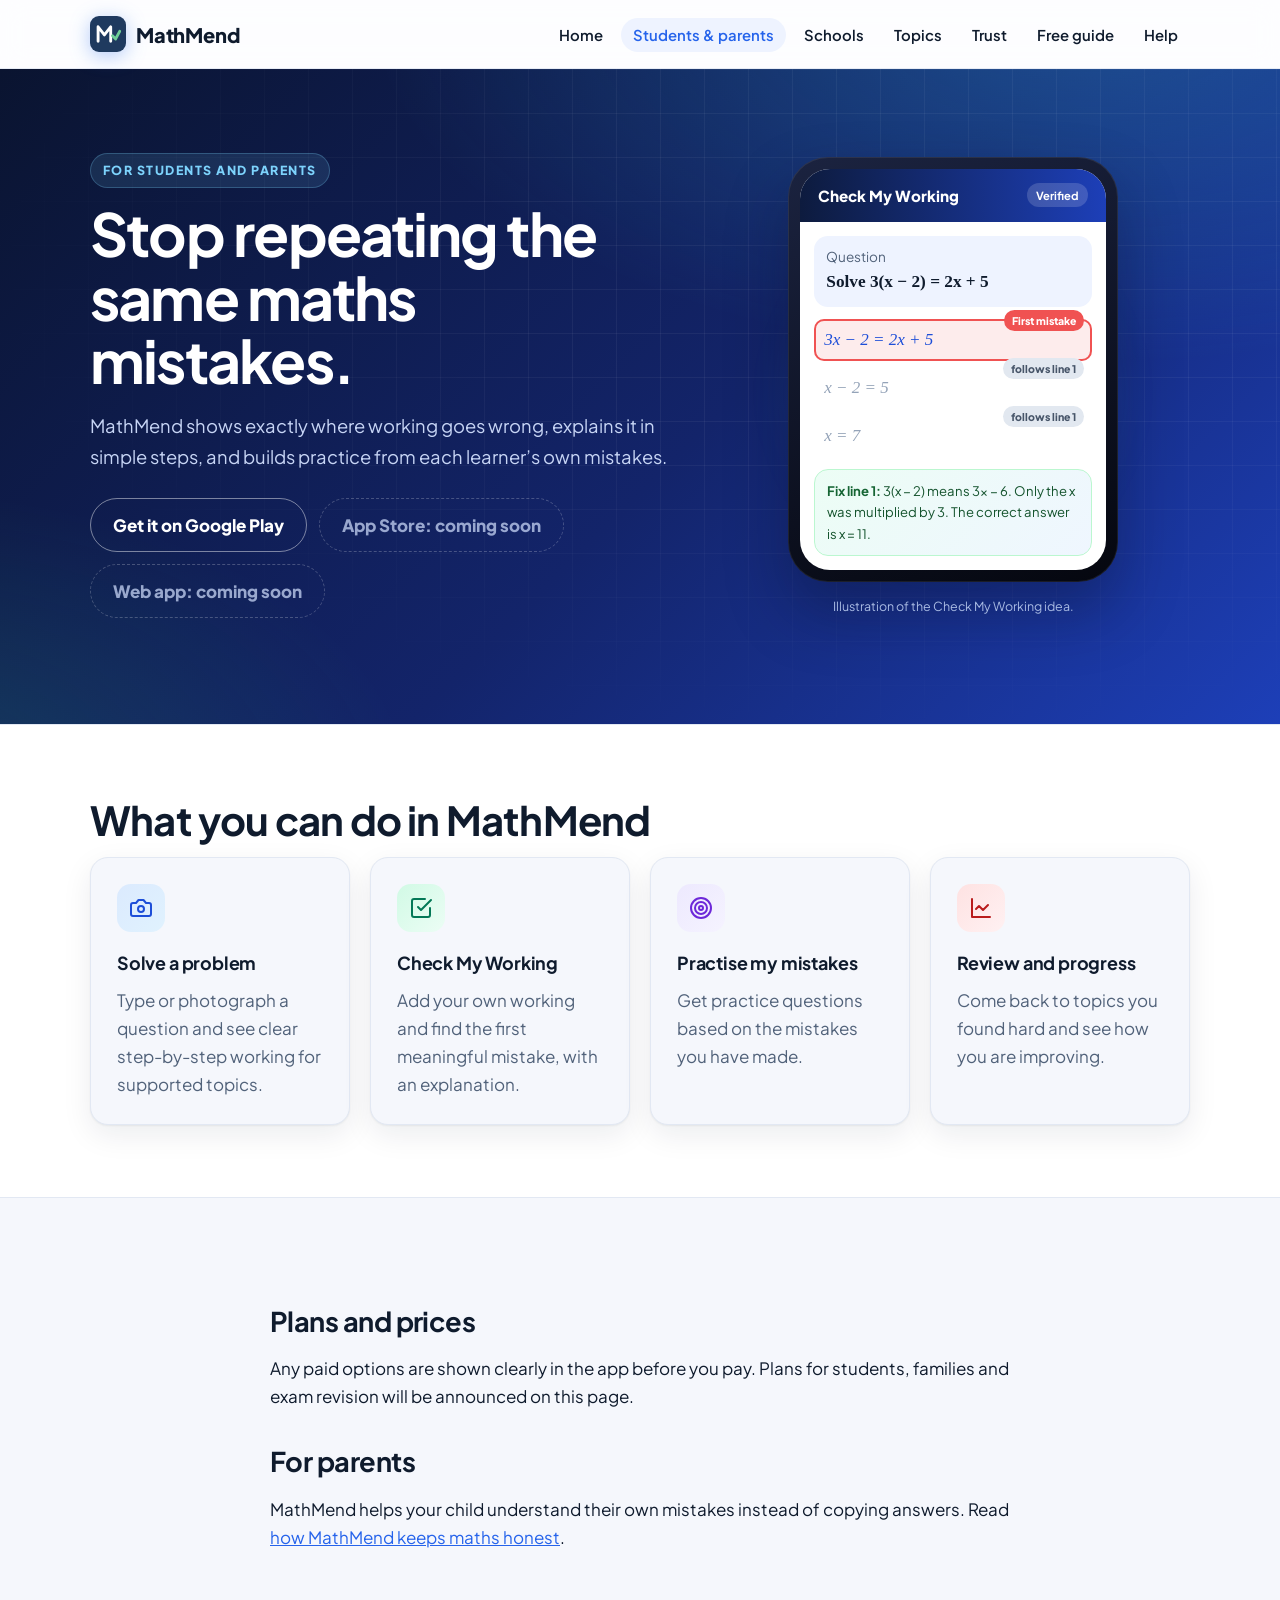
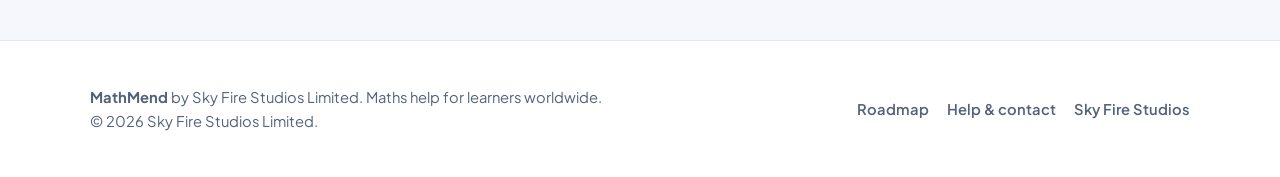
<file: mathmend/students.html>
<!DOCTYPE html>
<html lang="en">
<head>
  <meta charset="UTF-8">
  <meta name="viewport" content="width=device-width, initial-scale=1.0">
  <title>MathMend for students and parents</title>
  <meta name="description" content="Stop repeating the same maths mistakes. Check your working, understand the error and practise.">
  <meta property="og:title" content="MathMend for students and parents">
  <meta property="og:description" content="Stop repeating the same maths mistakes. Check your working, understand the error and practise.">
  <meta property="og:type" content="website">
  <meta property="og:url" content="https://skyfirestudios.studio/mathmend/students.html">
  <link rel="canonical" href="https://skyfirestudios.studio/mathmend/students.html">
  <link rel="icon" href="assets/icon.svg" type="image/svg+xml">
  <meta name="theme-color" content="#0d1b3e">
  <link rel="preconnect" href="https://fonts.googleapis.com">
  <link rel="preconnect" href="https://fonts.gstatic.com" crossorigin>
  <link rel="stylesheet" href="https://fonts.googleapis.com/css2?family=Plus+Jakarta+Sans:wght@400;600;700;800&display=swap">
  <link rel="stylesheet" href="assets/style.css">
</head>
<body>
  <a class="skip" href="#main">Skip to content</a>
  <header class="site-header">
    <div class="wrap">
      <a class="brand" href="index.html"><svg viewBox="0 0 40 40" aria-hidden="true"><rect width="40" height="40" rx="10" fill="#1f3a5f"/><path d="M9 28V12l7 9 7-9v16" fill="none" stroke="#fff" stroke-width="3.2" stroke-linecap="round" stroke-linejoin="round"/><path d="M25 22l3.5 3.5L33 17" fill="none" stroke="#6fcf97" stroke-width="3.2" stroke-linecap="round" stroke-linejoin="round"/></svg><span>MathMend</span></a>
      <button class="nav-toggle" aria-expanded="false" aria-controls="site-menu">Menu</button>
      <ul id="site-menu">
        <li><a href="index.html">Home</a></li>
        <li><a href="students.html" aria-current="page">Students & parents</a></li>
        <li><a href="schools.html">Schools</a></li>
        <li><a href="topics.html">Topics</a></li>
        <li><a href="trust.html">Trust</a></li>
        <li><a href="guide-linear-equations.html">Free guide</a></li>
        <li><a href="support.html">Help</a></li>
      </ul>
    </div>
  </header>
  <main id="main">
    <section class="hero">
      <div class="wrap">
        <div>
          <p class="eyebrow">For students and parents</p>
          <h1>Stop repeating the same maths mistakes.</h1>
          <p class="lead">MathMend shows exactly where working goes wrong, explains it in simple steps, and builds practice from each learner&rsquo;s own mistakes.</p>
      <div class="stores">
        <a data-store="android" href="https://play.google.com/store/apps/details?id=com.mathmend.app">Get it on Google Play</a>
        <a data-store="ios" class="is-soon" aria-disabled="true">App Store: coming soon</a>
        <a data-store="web" class="is-soon" aria-disabled="true">Web app: coming soon</a>
      </div>
        </div>
      <div class="phone-stage">
        <div class="phone" role="img" aria-label="Illustration: MathMend marks line 1 of a student's working as the first mistake">
          <div class="screen">
            <div class="bar">Check My Working<span>Verified</span></div>
            <div class="body">
              <div class="q">Question<b>Solve 3(x &minus; 2) = 2x + 5</b></div>
              <div class="line bad">3x &minus; 2 = 2x + 5<span class="tag red">First mistake</span></div>
              <div class="line dim">x &minus; 2 = 5<span class="tag grey">follows line 1</span></div>
              <div class="line dim">x = 7<span class="tag grey">follows line 1</span></div>
              <div class="explain"><b>Fix line 1:</b> 3(x &minus; 2) means 3x &minus; 6. Only the x was multiplied by 3. The correct answer is x = 11.</div>
            </div>
          </div>
        </div>
        <p class="illus">Illustration of the Check My Working idea.</p>
      </div>
      </div>
    </section>

    <section class="alt">
      <div class="wrap">
        <h2>What you can do in MathMend</h2>
        <div class="grid">
          <div class="card"><div class="icon"><svg viewBox="0 0 24 24" fill="none" stroke="currentColor" stroke-width="2" stroke-linecap="round" stroke-linejoin="round" aria-hidden="true"><path d="M14.5 4h-5L7 7H4a2 2 0 0 0-2 2v9a2 2 0 0 0 2 2h16a2 2 0 0 0 2-2V9a2 2 0 0 0-2-2h-3z"/><circle cx="12" cy="13" r="3"/></svg></div><h3>Solve a problem</h3><p>Type or photograph a question and see clear step-by-step working for supported topics.</p></div>
          <div class="card"><div class="icon mint"><svg viewBox="0 0 24 24" fill="none" stroke="currentColor" stroke-width="2" stroke-linecap="round" stroke-linejoin="round" aria-hidden="true"><path d="M9 11l3 3L22 4"/><path d="M21 12v7a2 2 0 0 1-2 2H5a2 2 0 0 1-2-2V5a2 2 0 0 1 2-2h11"/></svg></div><h3>Check My Working</h3><p>Add your own working and find the first meaningful mistake, with an explanation.</p></div>
          <div class="card"><div class="icon violet"><svg viewBox="0 0 24 24" fill="none" stroke="currentColor" stroke-width="2" stroke-linecap="round" stroke-linejoin="round" aria-hidden="true"><circle cx="12" cy="12" r="10"/><circle cx="12" cy="12" r="6"/><circle cx="12" cy="12" r="2"/></svg></div><h3>Practise my mistakes</h3><p>Get practice questions based on the mistakes you have made.</p></div>
          <div class="card"><div class="icon coral"><svg viewBox="0 0 24 24" fill="none" stroke="currentColor" stroke-width="2" stroke-linecap="round" stroke-linejoin="round" aria-hidden="true"><path d="M3 3v18h18"/><path d="m19 9-5 5-4-4-3 3"/></svg></div><h3>Review and progress</h3><p>Come back to topics you found hard and see how you are improving.</p></div>
        </div>
      </div>
    </section>

    <section>
      <div class="wrap prose">
        <h2>Plans and prices</h2>
        <p>Any paid options are shown clearly in the app before you pay. Plans for students, families and exam revision will be announced on this page.</p>
        <h2>For parents</h2>
        <p>MathMend helps your child understand their own mistakes instead of copying answers. Read <a href="trust.html">how MathMend keeps maths honest</a>.</p>
      </div>
    </section>
  </main>
  <footer class="site-footer">
    <div class="wrap cols">
      <div>
        <strong>MathMend</strong> by Sky Fire Studios Limited. Maths help for learners worldwide.<br>
        &copy; <span id="year">2026</span> Sky Fire Studios Limited.
      </div>
      <ul>
        <li><a href="roadmap.html">Roadmap</a></li>
        <li><a href="support.html">Help &amp; contact</a></li>
        <li><a href="../index.html">Sky Fire Studios</a></li>
      </ul>
    </div>
  </footer>
  <script src="assets/config.js"></script>
  <script src="assets/site.js"></script>
</body>
</html>
</file>
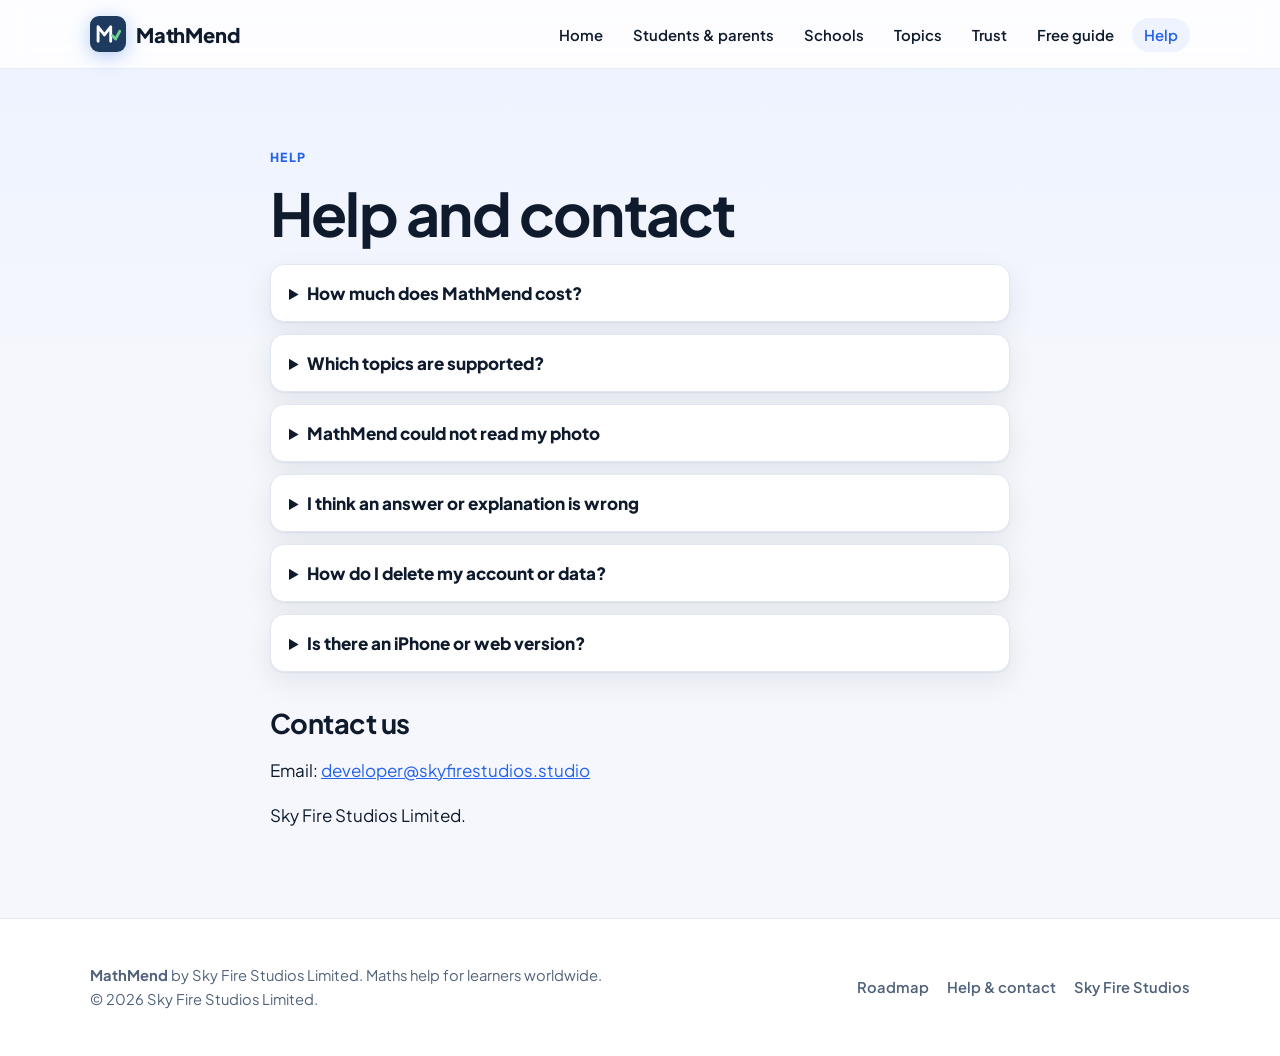
<file: mathmend/support.html>
<!DOCTYPE html>
<html lang="en">
<head>
  <meta charset="UTF-8">
  <meta name="viewport" content="width=device-width, initial-scale=1.0">
  <title>MathMend help and contact</title>
  <meta name="description" content="Answers to common questions and how to contact MathMend support.">
  <meta property="og:title" content="MathMend help and contact">
  <meta property="og:description" content="Answers to common questions and how to contact MathMend support.">
  <meta property="og:type" content="website">
  <meta property="og:url" content="https://skyfirestudios.studio/mathmend/support.html">
  <link rel="canonical" href="https://skyfirestudios.studio/mathmend/support.html">
  <link rel="icon" href="assets/icon.svg" type="image/svg+xml">
  <meta name="theme-color" content="#0d1b3e">
  <link rel="preconnect" href="https://fonts.googleapis.com">
  <link rel="preconnect" href="https://fonts.gstatic.com" crossorigin>
  <link rel="stylesheet" href="https://fonts.googleapis.com/css2?family=Plus+Jakarta+Sans:wght@400;600;700;800&display=swap">
  <link rel="stylesheet" href="assets/style.css">
</head>
<body>
  <a class="skip" href="#main">Skip to content</a>
  <header class="site-header">
    <div class="wrap">
      <a class="brand" href="index.html"><svg viewBox="0 0 40 40" aria-hidden="true"><rect width="40" height="40" rx="10" fill="#1f3a5f"/><path d="M9 28V12l7 9 7-9v16" fill="none" stroke="#fff" stroke-width="3.2" stroke-linecap="round" stroke-linejoin="round"/><path d="M25 22l3.5 3.5L33 17" fill="none" stroke="#6fcf97" stroke-width="3.2" stroke-linecap="round" stroke-linejoin="round"/></svg><span>MathMend</span></a>
      <button class="nav-toggle" aria-expanded="false" aria-controls="site-menu">Menu</button>
      <ul id="site-menu">
        <li><a href="index.html">Home</a></li>
        <li><a href="students.html">Students & parents</a></li>
        <li><a href="schools.html">Schools</a></li>
        <li><a href="topics.html">Topics</a></li>
        <li><a href="trust.html">Trust</a></li>
        <li><a href="guide-linear-equations.html">Free guide</a></li>
        <li><a href="support.html" aria-current="page">Help</a></li>
      </ul>
    </div>
  </header>
  <main id="main">
    <section>
      <div class="wrap prose">
        <p class="eyebrow">Help</p>
        <h1>Help and contact</h1>
        <details><summary>How much does MathMend cost?</summary><p>Download MathMend from Google Play. Any paid options are shown in the app before you pay.</p></details>
        <details><summary>Which topics are supported?</summary><p>See <a href="topics.html">Topics</a> for what is fully tested and what is still being hardened.</p></details>
        <details><summary>MathMend could not read my photo</summary><p>Use good light, keep the page flat and fill the frame with one question. You can also type the question and your working.</p></details>
        <details><summary>I think an answer or explanation is wrong</summary><p>Please <a data-mail data-subject="MathMend error report" data-body="Question:&#10;Step that looks wrong:&#10;What you expected:&#10;">report it</a> with the question and the step. Confirmed errors become permanent tests.</p></details>
        <details><summary>How do I delete my account or data?</summary><p>Email us from the address on your account and we will help.</p></details>
        <details><summary>Is there an iPhone or web version?</summary><p>They are on the way. The download buttons on this site update as soon as they are available.</p></details>
        <h2>Contact us</h2>
        <p>Email: <a data-mail data-subject="MathMend support"></a></p>
        <p>Sky Fire Studios Limited.</p>
      </div>
    </section>
  </main>
  <footer class="site-footer">
    <div class="wrap cols">
      <div>
        <strong>MathMend</strong> by Sky Fire Studios Limited. Maths help for learners worldwide.<br>
        &copy; <span id="year">2026</span> Sky Fire Studios Limited.
      </div>
      <ul>
        <li><a href="roadmap.html">Roadmap</a></li>
        <li><a href="support.html">Help &amp; contact</a></li>
        <li><a href="../index.html">Sky Fire Studios</a></li>
      </ul>
    </div>
  </footer>
  <script src="assets/config.js"></script>
  <script src="assets/site.js"></script>
</body>
</html>
</file>
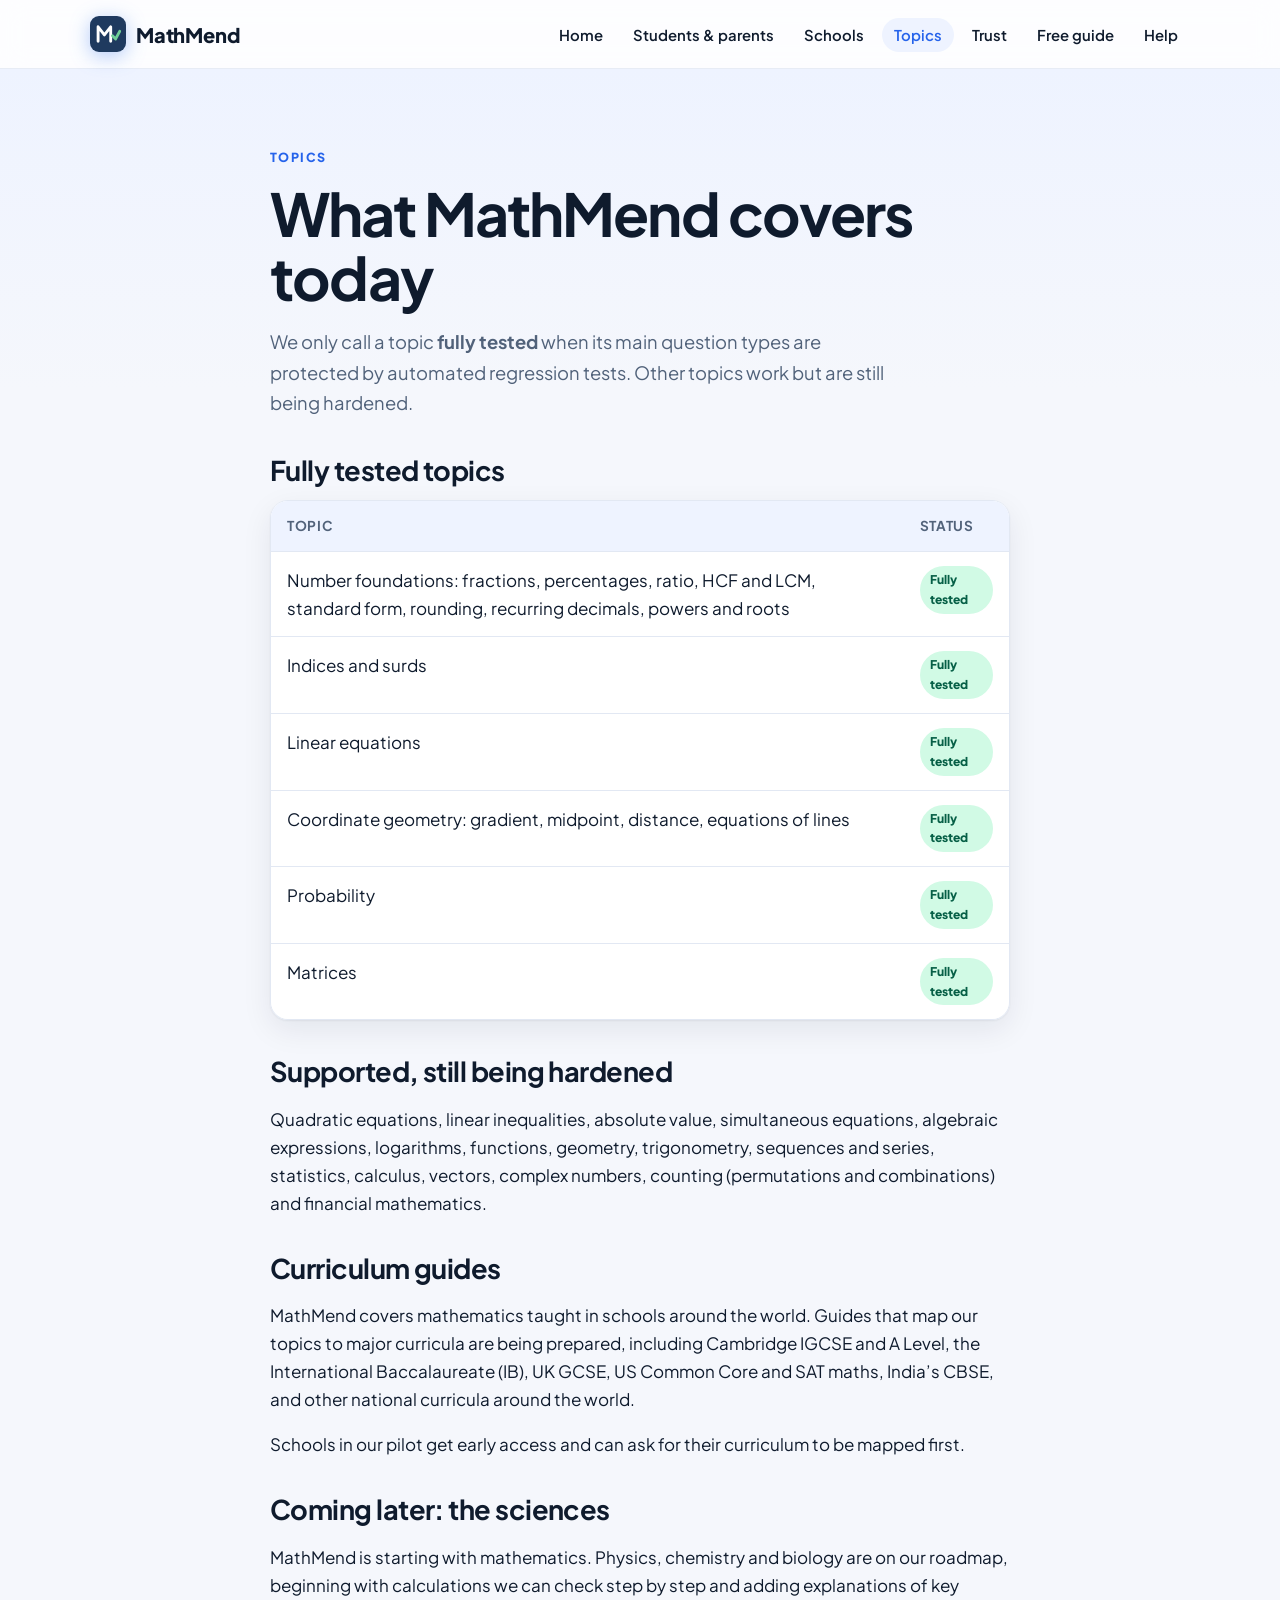
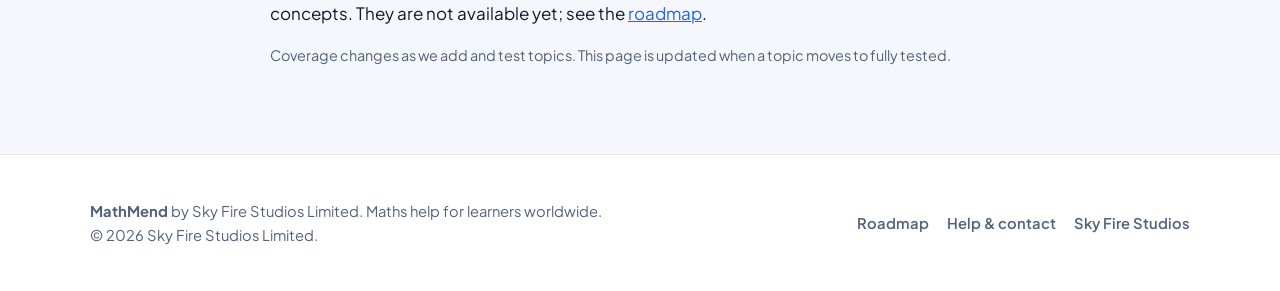
<file: mathmend/topics.html>
<!DOCTYPE html>
<html lang="en">
<head>
  <meta charset="UTF-8">
  <meta name="viewport" content="width=device-width, initial-scale=1.0">
  <title>MathMend topics and coverage</title>
  <meta name="description" content="Which maths topics MathMend fully tests today, and which are still being hardened.">
  <meta property="og:title" content="MathMend topics and coverage">
  <meta property="og:description" content="Which maths topics MathMend fully tests today, and which are still being hardened.">
  <meta property="og:type" content="website">
  <meta property="og:url" content="https://skyfirestudios.studio/mathmend/topics.html">
  <link rel="canonical" href="https://skyfirestudios.studio/mathmend/topics.html">
  <link rel="icon" href="assets/icon.svg" type="image/svg+xml">
  <meta name="theme-color" content="#0d1b3e">
  <link rel="preconnect" href="https://fonts.googleapis.com">
  <link rel="preconnect" href="https://fonts.gstatic.com" crossorigin>
  <link rel="stylesheet" href="https://fonts.googleapis.com/css2?family=Plus+Jakarta+Sans:wght@400;600;700;800&display=swap">
  <link rel="stylesheet" href="assets/style.css">
</head>
<body>
  <a class="skip" href="#main">Skip to content</a>
  <header class="site-header">
    <div class="wrap">
      <a class="brand" href="index.html"><svg viewBox="0 0 40 40" aria-hidden="true"><rect width="40" height="40" rx="10" fill="#1f3a5f"/><path d="M9 28V12l7 9 7-9v16" fill="none" stroke="#fff" stroke-width="3.2" stroke-linecap="round" stroke-linejoin="round"/><path d="M25 22l3.5 3.5L33 17" fill="none" stroke="#6fcf97" stroke-width="3.2" stroke-linecap="round" stroke-linejoin="round"/></svg><span>MathMend</span></a>
      <button class="nav-toggle" aria-expanded="false" aria-controls="site-menu">Menu</button>
      <ul id="site-menu">
        <li><a href="index.html">Home</a></li>
        <li><a href="students.html">Students & parents</a></li>
        <li><a href="schools.html">Schools</a></li>
        <li><a href="topics.html" aria-current="page">Topics</a></li>
        <li><a href="trust.html">Trust</a></li>
        <li><a href="guide-linear-equations.html">Free guide</a></li>
        <li><a href="support.html">Help</a></li>
      </ul>
    </div>
  </header>
  <main id="main">
    <section>
      <div class="wrap prose">
        <p class="eyebrow">Topics</p>
        <h1>What MathMend covers today</h1>
        <p class="lead">We only call a topic <b>fully tested</b> when its main question types are protected by automated regression tests. Other topics work but are still being hardened.</p>
        <h2>Fully tested topics</h2>
        <div class="table-wrap"><table>
          <thead><tr><th>Topic</th><th>Status</th></tr></thead>
          <tbody>
            <tr><td>Number foundations: fractions, percentages, ratio, HCF and LCM, standard form, rounding, recurring decimals, powers and roots</td><td><span class="badge ok">Fully tested</span></td></tr>
            <tr><td>Indices and surds</td><td><span class="badge ok">Fully tested</span></td></tr>
            <tr><td>Linear equations</td><td><span class="badge ok">Fully tested</span></td></tr>
            <tr><td>Coordinate geometry: gradient, midpoint, distance, equations of lines</td><td><span class="badge ok">Fully tested</span></td></tr>
            <tr><td>Probability</td><td><span class="badge ok">Fully tested</span></td></tr>
            <tr><td>Matrices</td><td><span class="badge ok">Fully tested</span></td></tr>
          </tbody>
        </table></div>
        <h2>Supported, still being hardened</h2>
        <p>Quadratic equations, linear inequalities, absolute value, simultaneous equations, algebraic expressions, logarithms, functions, geometry, trigonometry, sequences and series, statistics, calculus, vectors, complex numbers, counting (permutations and combinations) and financial mathematics.</p>
        <h2>Curriculum guides</h2>
        <p>MathMend covers mathematics taught in schools around the world. Guides that map our topics to major curricula are being prepared, including Cambridge IGCSE and A Level, the International Baccalaureate (IB), UK GCSE, US Common Core and SAT maths, India&rsquo;s CBSE, and other national curricula around the world.</p>
        <p>Schools in our pilot get early access and can ask for their curriculum to be mapped first.</p>
        <h2>Coming later: the sciences</h2>
        <p>MathMend is starting with mathematics. Physics, chemistry and biology are on our roadmap, beginning with calculations we can check step by step and adding explanations of key concepts. They are not available yet; see the <a href="roadmap.html">roadmap</a>.</p>
        <p class="note">Coverage changes as we add and test topics. This page is updated when a topic moves to fully tested.</p>
      </div>
    </section>
  </main>
  <footer class="site-footer">
    <div class="wrap cols">
      <div>
        <strong>MathMend</strong> by Sky Fire Studios Limited. Maths help for learners worldwide.<br>
        &copy; <span id="year">2026</span> Sky Fire Studios Limited.
      </div>
      <ul>
        <li><a href="roadmap.html">Roadmap</a></li>
        <li><a href="support.html">Help &amp; contact</a></li>
        <li><a href="../index.html">Sky Fire Studios</a></li>
      </ul>
    </div>
  </footer>
  <script src="assets/config.js"></script>
  <script src="assets/site.js"></script>
</body>
</html>
</file>
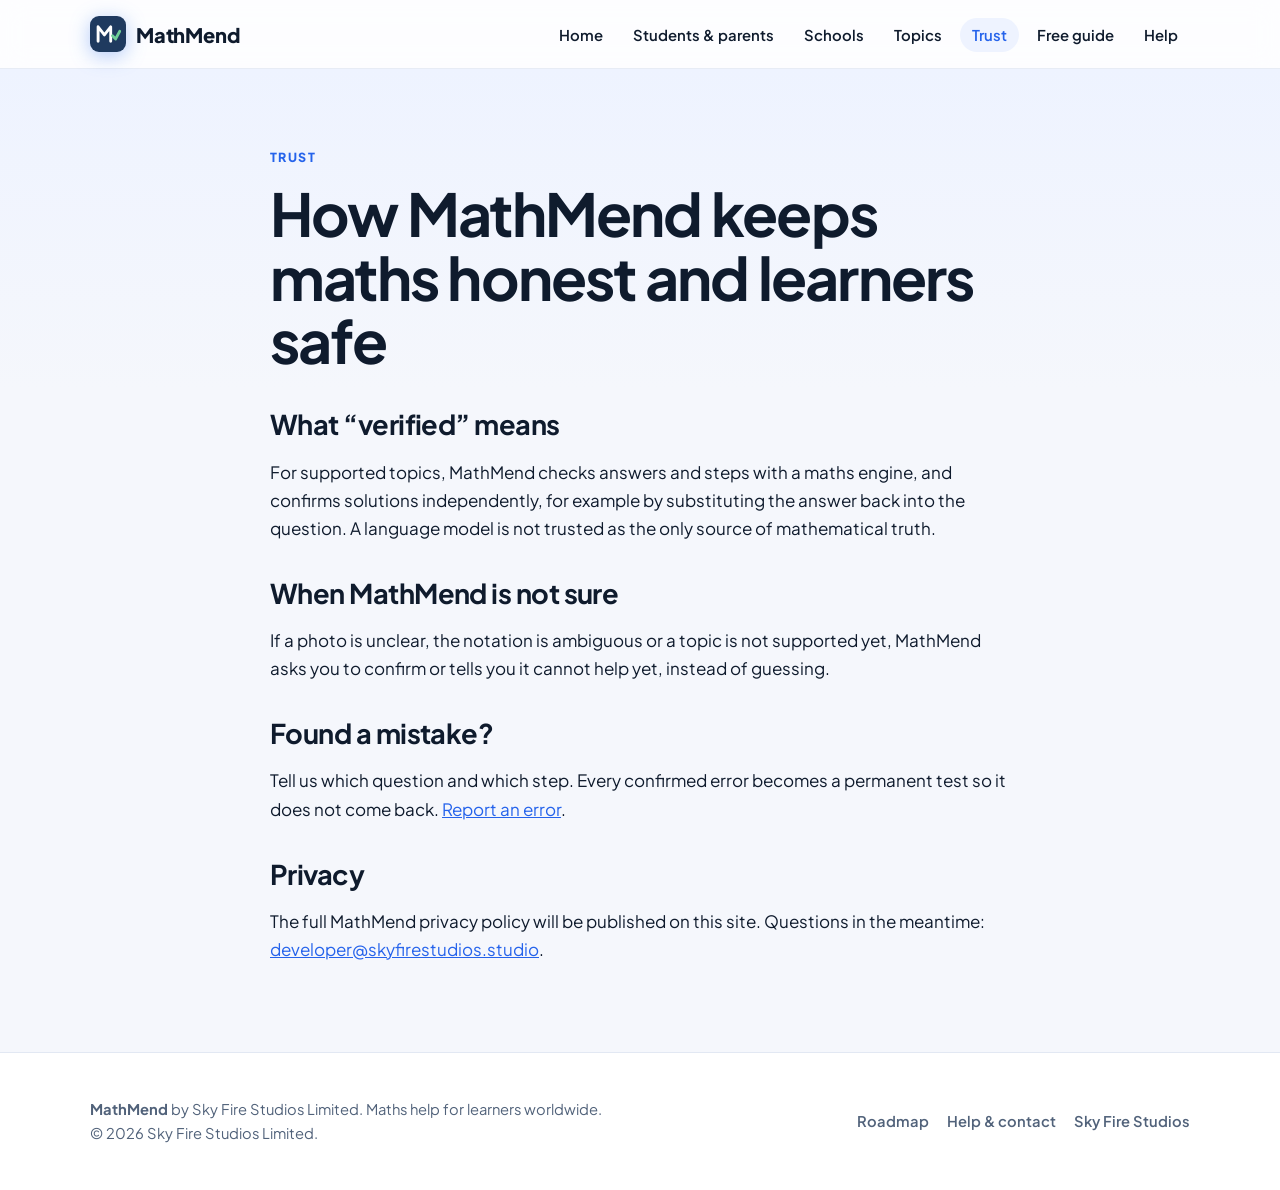
<file: mathmend/trust.html>
<!DOCTYPE html>
<html lang="en">
<head>
  <meta charset="UTF-8">
  <meta name="viewport" content="width=device-width, initial-scale=1.0">
  <title>How MathMend keeps maths honest</title>
  <meta name="description" content="What verified means in MathMend, how errors are handled, and our privacy commitments.">
  <meta property="og:title" content="How MathMend keeps maths honest">
  <meta property="og:description" content="What verified means in MathMend, how errors are handled, and our privacy commitments.">
  <meta property="og:type" content="website">
  <meta property="og:url" content="https://skyfirestudios.studio/mathmend/trust.html">
  <link rel="canonical" href="https://skyfirestudios.studio/mathmend/trust.html">
  <link rel="icon" href="assets/icon.svg" type="image/svg+xml">
  <meta name="theme-color" content="#0d1b3e">
  <link rel="preconnect" href="https://fonts.googleapis.com">
  <link rel="preconnect" href="https://fonts.gstatic.com" crossorigin>
  <link rel="stylesheet" href="https://fonts.googleapis.com/css2?family=Plus+Jakarta+Sans:wght@400;600;700;800&display=swap">
  <link rel="stylesheet" href="assets/style.css">
</head>
<body>
  <a class="skip" href="#main">Skip to content</a>
  <header class="site-header">
    <div class="wrap">
      <a class="brand" href="index.html"><svg viewBox="0 0 40 40" aria-hidden="true"><rect width="40" height="40" rx="10" fill="#1f3a5f"/><path d="M9 28V12l7 9 7-9v16" fill="none" stroke="#fff" stroke-width="3.2" stroke-linecap="round" stroke-linejoin="round"/><path d="M25 22l3.5 3.5L33 17" fill="none" stroke="#6fcf97" stroke-width="3.2" stroke-linecap="round" stroke-linejoin="round"/></svg><span>MathMend</span></a>
      <button class="nav-toggle" aria-expanded="false" aria-controls="site-menu">Menu</button>
      <ul id="site-menu">
        <li><a href="index.html">Home</a></li>
        <li><a href="students.html">Students & parents</a></li>
        <li><a href="schools.html">Schools</a></li>
        <li><a href="topics.html">Topics</a></li>
        <li><a href="trust.html" aria-current="page">Trust</a></li>
        <li><a href="guide-linear-equations.html">Free guide</a></li>
        <li><a href="support.html">Help</a></li>
      </ul>
    </div>
  </header>
  <main id="main">
    <section>
      <div class="wrap prose">
        <p class="eyebrow">Trust</p>
        <h1>How MathMend keeps maths honest and learners safe</h1>
        <h2>What &ldquo;verified&rdquo; means</h2>
        <p>For supported topics, MathMend checks answers and steps with a maths engine, and confirms solutions independently, for example by substituting the answer back into the question. A language model is not trusted as the only source of mathematical truth.</p>
        <h2>When MathMend is not sure</h2>
        <p>If a photo is unclear, the notation is ambiguous or a topic is not supported yet, MathMend asks you to confirm or tells you it cannot help yet, instead of guessing.</p>
        <h2>Found a mistake?</h2>
        <p>Tell us which question and which step. Every confirmed error becomes a permanent test so it does not come back. <a data-mail data-subject="MathMend error report" data-body="Question:&#10;Step that looks wrong:&#10;What you expected:&#10;">Report an error</a>.</p>
        <h2>Privacy</h2>
        <p>The full MathMend privacy policy will be published on this site. Questions in the meantime: <a data-mail data-subject="MathMend privacy question"></a>.</p>
      </div>
    </section>
  </main>
  <footer class="site-footer">
    <div class="wrap cols">
      <div>
        <strong>MathMend</strong> by Sky Fire Studios Limited. Maths help for learners worldwide.<br>
        &copy; <span id="year">2026</span> Sky Fire Studios Limited.
      </div>
      <ul>
        <li><a href="roadmap.html">Roadmap</a></li>
        <li><a href="support.html">Help &amp; contact</a></li>
        <li><a href="../index.html">Sky Fire Studios</a></li>
      </ul>
    </div>
  </footer>
  <script src="assets/config.js"></script>
  <script src="assets/site.js"></script>
</body>
</html>
</file>
<file: mathmend/assets/style.css>
:root {
  --ink: #0f1b2d;
  --muted: #51627a;
  --navy: #0d1b3e;
  --indigo: #3b4cca;
  --blue: #2563eb;
  --sky: #38bdf8;
  --mint: #34d399;
  --coral: #f05252;
  --bg: #f5f7fc;
  --card: #ffffff;
  --line: #e2e8f3;
  --soft: #eef3ff;
  --radius: 18px;
  --shadow: 0 1px 2px rgba(15, 27, 45, .06), 0 10px 30px rgba(15, 27, 45, .08);
  --shadow-lg: 0 30px 60px rgba(8, 15, 40, .35);
  --font: "Plus Jakarta Sans", system-ui, -apple-system, "Segoe UI", Roboto, Arial, sans-serif;
}
@media (prefers-color-scheme: dark) {
  :root {
    --ink: #e8eefb;
    --muted: #a3b1c9;
    --bg: #0a1224;
    --card: #111c33;
    --line: #1f2c48;
    --soft: #15213d;
    --shadow: 0 1px 2px rgba(0, 0, 0, .3), 0 10px 30px rgba(0, 0, 0, .35);
  }
}
* { box-sizing: border-box; }
html { -webkit-text-size-adjust: 100%; scroll-behavior: smooth; }
@media (prefers-reduced-motion: reduce) { html { scroll-behavior: auto; } *, *::before, *::after { animation: none !important; transition: none !important; } }
body { margin: 0; font-family: var(--font); font-size: 17px; line-height: 1.65; color: var(--ink); background: var(--bg); }
a { color: var(--blue); }
@media (prefers-color-scheme: dark) { a { color: var(--sky); } }
.wrap { max-width: 1140px; margin: 0 auto; padding: 0 20px; }
.skip { position: absolute; left: -999px; }
.skip:focus { left: 12px; top: 12px; background: var(--card); padding: 8px 12px; z-index: 20; }
:focus-visible { outline: 3px solid var(--sky); outline-offset: 3px; border-radius: 6px; }

/* Header */
.site-header { position: sticky; top: 0; z-index: 10; background: rgba(255, 255, 255, .78); backdrop-filter: saturate(180%) blur(14px); -webkit-backdrop-filter: saturate(180%) blur(14px); border-bottom: 1px solid rgba(226, 232, 243, .8); }
@media (prefers-color-scheme: dark) { .site-header { background: rgba(10, 18, 36, .78); border-bottom-color: rgba(31, 44, 72, .8); } }
.site-header .wrap { display: flex; align-items: center; justify-content: space-between; min-height: 68px; gap: 12px; }
.brand { display: flex; align-items: center; gap: 10px; text-decoration: none; color: var(--ink); font-weight: 800; font-size: 1.25rem; letter-spacing: -.01em; }
.brand svg { width: 36px; height: 36px; filter: drop-shadow(0 4px 10px rgba(37, 99, 235, .35)); }
.nav-toggle { display: none; background: var(--card); border: 1px solid var(--line); border-radius: 12px; padding: 8px 14px; font: inherit; font-weight: 700; color: var(--ink); }
#site-menu { display: flex; gap: 6px; align-items: center; list-style: none; margin: 0; padding: 0; }
#site-menu a { text-decoration: none; color: var(--ink); font-weight: 600; font-size: .93rem; padding: 8px 12px; border-radius: 999px; transition: background .2s, color .2s; }
#site-menu a:hover { background: var(--soft); }
#site-menu a[aria-current="page"] { background: var(--soft); color: var(--blue); }
@media (prefers-color-scheme: dark) { #site-menu a[aria-current="page"] { color: var(--sky); } }
@media (max-width: 900px) {
  .nav-toggle { display: block; }
  #site-menu { display: none; position: absolute; left: 0; right: 0; top: 68px; background: var(--card); flex-direction: column; align-items: stretch; padding: 12px 20px 18px; border-bottom: 1px solid var(--line); box-shadow: var(--shadow); }
  #site-menu.open { display: flex; }
}

/* Typography */
h1 { font-size: clamp(2.2rem, 5.4vw, 3.7rem); line-height: 1.08; letter-spacing: -.03em; margin: 0 0 18px; }
h2 { font-size: clamp(1.7rem, 3.6vw, 2.5rem); line-height: 1.15; letter-spacing: -.02em; margin: 0 0 14px; }
h3 { font-size: 1.12rem; letter-spacing: -.01em; margin: 0 0 8px; }
.eyebrow { display: inline-flex; align-items: center; gap: 8px; text-transform: uppercase; letter-spacing: .12em; font-weight: 800; font-size: .78rem; color: var(--blue); margin: 0 0 14px; }
.lead { font-size: 1.15rem; color: var(--muted); margin: 0 0 26px; max-width: 640px; }
.note { font-size: .9rem; color: var(--muted); }
.grad-text { background: linear-gradient(90deg, #7dd3fc, #34d399); -webkit-background-clip: text; background-clip: text; color: transparent; }
.center { text-align: center; }
.center .lead { margin-left: auto; margin-right: auto; }

/* Hero (dark) */
.hero { position: relative; overflow: hidden; color: #eaf1ff; background: radial-gradient(1200px 600px at 85% -10%, rgba(56, 189, 248, .28), transparent 60%), radial-gradient(900px 500px at -10% 110%, rgba(52, 211, 153, .18), transparent 60%), linear-gradient(135deg, #0a1430 0%, #13246a 55%, #1d3fb8 100%); padding: 84px 0 92px; }
.hero::after { content: ""; position: absolute; inset: 0; background-image: linear-gradient(rgba(255,255,255,.05) 1px, transparent 1px), linear-gradient(90deg, rgba(255,255,255,.05) 1px, transparent 1px); background-size: 44px 44px; mask-image: radial-gradient(ellipse at 70% 30%, #000 30%, transparent 75%); -webkit-mask-image: radial-gradient(ellipse at 70% 30%, #000 30%, transparent 75%); pointer-events: none; }
.hero .wrap { position: relative; z-index: 1; display: grid; grid-template-columns: 1.1fr .9fr; gap: 48px; align-items: center; }
.hero.solo .wrap { grid-template-columns: 1fr; max-width: 860px; }
@media (max-width: 900px) { .hero .wrap { grid-template-columns: 1fr; } .hero { padding: 56px 0 64px; } }
.hero h1 { color: #fff; }
.hero .lead { color: #c7d5f5; }
.hero .eyebrow { color: #7dd3fc; background: rgba(125, 211, 252, .12); border: 1px solid rgba(125, 211, 252, .25); padding: 6px 12px; border-radius: 999px; }
.hero .note { color: #a9bbe3; }

/* Buttons */
.stores { display: flex; flex-wrap: wrap; gap: 12px; margin: 6px 0 14px; }
.btn, [data-store] { display: inline-flex; align-items: center; justify-content: center; gap: 8px; min-height: 50px; padding: 12px 22px; border-radius: 999px; font-weight: 800; text-decoration: none; border: 1.5px solid var(--blue); color: var(--blue); background: transparent; transition: transform .2s, box-shadow .2s, background .2s; }
.btn:hover, [data-store]:not(.is-soon):hover { transform: translateY(-2px); }
.btn-primary, [data-store].is-primary { background: linear-gradient(135deg, #2563eb, #3b82f6); border-color: transparent; color: #fff; box-shadow: 0 10px 24px rgba(37, 99, 235, .35); }
.hero [data-store], .band [data-store], .hero .btn, .band .btn { border-color: rgba(255, 255, 255, .45); color: #fff; }
.hero [data-store].is-primary, .band [data-store].is-primary, .hero .btn-primary, .band .btn-primary { background: #fff; color: #0d1b3e; border-color: #fff; box-shadow: 0 12px 30px rgba(0, 0, 0, .25); }
[data-store].is-soon { border-style: dashed; opacity: .75; cursor: default; }
.hero [data-store].is-soon, .band [data-store].is-soon { color: #c7d5f5; border-color: rgba(255, 255, 255, .3); }

/* Phone mock with animated highlight */
.phone-stage { position: relative; display: grid; place-items: center; }
.phone-stage::before { content: ""; position: absolute; width: 380px; height: 380px; border-radius: 50%; background: radial-gradient(circle, rgba(56, 189, 248, .45), transparent 65%); filter: blur(20px); }
.phone { position: relative; background: linear-gradient(160deg, #1b2340, #05070f); border-radius: 40px; padding: 12px; width: 100%; max-width: 330px; box-shadow: var(--shadow-lg), inset 0 0 0 1px rgba(255,255,255,.08); animation: float 6s ease-in-out infinite; }
@keyframes float { 0%, 100% { transform: translateY(0); } 50% { transform: translateY(-10px); } }
.screen { background: #fff; color: #0f1b2d; border-radius: 30px; overflow: hidden; }
.screen .bar { background: linear-gradient(90deg, #0d1b3e, #1d3fb8); color: #fff; font-weight: 800; padding: 14px 18px; font-size: .95rem; display: flex; justify-content: space-between; align-items: center; }
.screen .bar span { font-size: .7rem; background: rgba(255,255,255,.16); padding: 3px 9px; border-radius: 999px; font-weight: 700; }
.screen .body { padding: 14px; }
.q { background: #eef3ff; border-radius: 14px; padding: 10px 12px; font-size: .85rem; margin-bottom: 12px; color: #51627a; }
.q b { display: block; color: #0f1b2d; font-family: Georgia, "Times New Roman", serif; font-size: 1.08rem; }
.line { font-family: Georgia, "Times New Roman", serif; font-style: italic; color: #1d4ed8; padding: 7px 10px; border-radius: 10px; margin: 6px 0; position: relative; }
.line.bad { background: #fdecec; box-shadow: inset 0 0 0 2px #f05252; animation: flag 4.5s ease-in-out infinite; }
@keyframes flag { 0%, 8% { background: transparent; box-shadow: none; } 20%, 100% { background: #fdecec; box-shadow: inset 0 0 0 2px #f05252; } }
.line.dim { color: #94a3b8; }
.tag { font-style: normal; font-family: var(--font); font-size: .66rem; font-weight: 800; padding: 2px 8px; border-radius: 999px; position: absolute; right: 8px; top: -9px; }
.tag.red { background: #f05252; color: #fff; animation: pop 4.5s ease-in-out infinite; }
@keyframes pop { 0%, 14% { opacity: 0; transform: scale(.8); } 24%, 100% { opacity: 1; transform: scale(1); } }
.tag.grey { background: #e2e8f0; color: #475569; }
.explain { background: linear-gradient(135deg, #ecfdf5, #eff6ff); border: 1px solid #bbf7d0; border-radius: 14px; padding: 10px 12px; font-size: .82rem; margin-top: 12px; color: #14532d; }
.explain b { color: #166534; }
.illus { text-align: center; font-size: .78rem; color: #a9bbe3; margin-top: 14px; position: relative; }

/* Curriculum strip */
.strip { padding: 22px 0; background: var(--card); border-bottom: 1px solid var(--line); }
.strip .wrap { display: flex; flex-wrap: wrap; align-items: center; gap: 10px 14px; justify-content: center; }
.strip p { margin: 0 6px 0 0; font-weight: 700; color: var(--muted); font-size: .9rem; }
.chip { display: inline-block; padding: 6px 14px; border-radius: 999px; background: var(--soft); border: 1px solid var(--line); font-weight: 700; font-size: .85rem; color: var(--ink); }

/* Sections */
section { padding: 72px 0; }
section.alt { background: var(--card); border-top: 1px solid var(--line); border-bottom: 1px solid var(--line); }
.section-head { max-width: 720px; margin: 0 auto 36px; text-align: center; }
.grid { display: grid; gap: 20px; grid-template-columns: repeat(auto-fit, minmax(240px, 1fr)); }
.card { background: var(--card); border: 1px solid var(--line); border-radius: var(--radius); padding: 26px; box-shadow: var(--shadow); transition: transform .25s, box-shadow .25s; }
.card:hover { transform: translateY(-4px); box-shadow: 0 2px 4px rgba(15,27,45,.06), 0 24px 48px rgba(15,27,45,.12); }
section.alt .card { background: var(--bg); }
.card p { margin: 0; color: var(--muted); }
.icon { width: 48px; height: 48px; border-radius: 14px; display: grid; place-items: center; margin-bottom: 16px; background: linear-gradient(135deg, #dbeafe, #e0f2fe); color: #1d4ed8; }
.icon svg { width: 24px; height: 24px; }
.icon.mint { background: linear-gradient(135deg, #d1fae5, #ecfdf5); color: #047857; }
.icon.coral { background: linear-gradient(135deg, #fee2e2, #fff1f2); color: #b91c1c; }
.icon.violet { background: linear-gradient(135deg, #ede9fe, #f5f3ff); color: #6d28d9; }

/* Steps */
.steps { counter-reset: s; list-style: none; padding: 0; margin: 0; display: grid; gap: 20px; grid-template-columns: repeat(auto-fit, minmax(220px, 1fr)); }
.steps li { background: var(--card); border: 1px solid var(--line); border-radius: var(--radius); padding: 26px; box-shadow: var(--shadow); position: relative; }
.steps li::before { counter-increment: s; content: counter(s); display: grid; place-items: center; width: 40px; height: 40px; border-radius: 12px; margin-bottom: 14px; background: linear-gradient(135deg, #2563eb, #38bdf8); color: #fff; font-weight: 800; box-shadow: 0 8px 18px rgba(37, 99, 235, .3); }
.steps .note { margin: 0; }

/* Comparison */
.compare { display: grid; grid-template-columns: 1fr 1fr; gap: 20px; }
@media (max-width: 800px) { .compare { grid-template-columns: 1fr; } }
.compare .card { padding: 28px; }
.compare ul { margin: 12px 0 0; padding: 0; list-style: none; }
.compare li { padding: 8px 0 8px 30px; position: relative; color: var(--muted); }
.compare li::before { position: absolute; left: 0; top: 8px; font-weight: 800; }
.compare .them li::before { content: "–"; color: #94a3b8; }
.compare .us { border: 2px solid transparent; background: linear-gradient(var(--card), var(--card)) padding-box, linear-gradient(135deg, #2563eb, #34d399) border-box; }
.compare .us li::before { content: "✓"; color: #10b981; }
.compare .us li { color: var(--ink); }
.pill { display: inline-block; font-size: .75rem; font-weight: 800; letter-spacing: .06em; text-transform: uppercase; padding: 4px 10px; border-radius: 999px; background: var(--soft); color: var(--muted); }
.compare .us .pill { background: linear-gradient(135deg, #2563eb, #10b981); color: #fff; }

/* Gradient band CTA */
.band { position: relative; overflow: hidden; color: #eaf1ff; background: radial-gradient(700px 300px at 90% 0%, rgba(52, 211, 153, .3), transparent 60%), linear-gradient(135deg, #13246a, #2563eb); border-radius: 28px; padding: 48px 40px; box-shadow: var(--shadow-lg); }
.band h2 { color: #fff; }
.band .lead { color: #d6e2ff; }
@media (max-width: 600px) { .band { padding: 34px 22px; border-radius: 22px; } }

/* Badges and tables */
.badge { display: inline-block; font-size: .75rem; font-weight: 800; padding: 4px 10px; border-radius: 999px; }
.badge.ok { background: #d1fae5; color: #065f46; }
.badge.part { background: #dbeafe; color: #1e40af; }
.badge.soon { background: #fee2e2; color: #991b1b; }
.table-wrap { overflow-x: auto; border: 1px solid var(--line); border-radius: var(--radius); box-shadow: var(--shadow); }
table { width: 100%; border-collapse: collapse; background: var(--card); }
th, td { text-align: left; padding: 14px 16px; border-bottom: 1px solid var(--line); vertical-align: top; }
th { background: var(--soft); font-size: .85rem; text-transform: uppercase; letter-spacing: .05em; color: var(--muted); }
tr:last-child td { border-bottom: 0; }

/* Inner pages */
main > section:first-child:not(.hero) { background: radial-gradient(900px 300px at 80% -20%, rgba(56, 189, 248, .18), transparent 60%), linear-gradient(180deg, var(--soft), var(--bg) 320px); }
.prose { max-width: 780px; }
.prose h2 { margin-top: 36px; font-size: clamp(1.35rem, 2.6vw, 1.7rem); }
.callout { background: linear-gradient(135deg, var(--soft), var(--card)); border: 1px solid var(--line); border-radius: var(--radius); padding: 24px; margin-top: 28px; box-shadow: var(--shadow); }
.math { font-family: Georgia, "Times New Roman", serif; font-size: 1.06rem; }
.wrong { color: var(--coral); font-weight: 700; }
.right { color: #10b981; font-weight: 700; }
details { background: var(--card); border: 1px solid var(--line); border-radius: 14px; padding: 14px 18px; margin-bottom: 12px; box-shadow: var(--shadow); }
summary { font-weight: 800; cursor: pointer; }
details p { color: var(--muted); }

/* Footer */
.site-footer { padding: 44px 0; color: var(--muted); font-size: .92rem; border-top: 1px solid var(--line); background: var(--card); }
.site-footer .cols { display: flex; flex-wrap: wrap; gap: 24px; justify-content: space-between; align-items: center; }
.site-footer ul { list-style: none; padding: 0; margin: 0; display: flex; flex-wrap: wrap; gap: 18px; }
.site-footer a { color: var(--muted); text-decoration: none; font-weight: 600; }
.site-footer a:hover { color: var(--blue); }

/* Worked examples and audience paths */
.explain.bad { background: #fdecec; border-color: #fecaca; color: #7f1d1d; }
.explain.bad b { color: #991b1b; }
.tag.ok { background: #d1fae5; color: #065f46; }
.compare .q { color: #51627a; }
@media (prefers-color-scheme: dark) { .compare .q { background: #1b2a4a; color: #a3b1c9; } .compare .q b { color: #e8eefb; } .compare .line { color: #93c5fd; } .compare .line.bad { color: #1d4ed8; } }
a.card.path { text-decoration: none; color: inherit; display: block; }
.path-cta { display: inline-block; margin-top: 14px; font-weight: 800; color: var(--blue); }
@media (prefers-color-scheme: dark) { .path-cta { color: var(--sky); } }

/* Classroom photo band */
.photo-band { padding: 24px 0 8px; }
.photo { position: relative; margin: 0; border-radius: 28px; overflow: hidden; box-shadow: var(--shadow-lg); background: #0d1b3e; }
.photo img { display: block; width: 100%; height: auto; aspect-ratio: 3 / 2; max-height: 600px; object-fit: cover; }
.photo figcaption { position: absolute; left: 0; right: 0; bottom: 0; padding: 80px 36px 30px; background: linear-gradient(180deg, transparent, rgba(8, 15, 40, .85)); color: #fff; }
.photo figcaption h2 { color: #fff; margin: 0 0 6px; }
.photo figcaption p { margin: 0; color: #d6e2ff; max-width: 620px; }
@media (max-width: 640px) {
  .photo { border-radius: 20px; }
  .photo figcaption { position: static; padding: 20px 20px 22px; background: linear-gradient(135deg, #13246a, #1d3fb8); }
}
</file>
